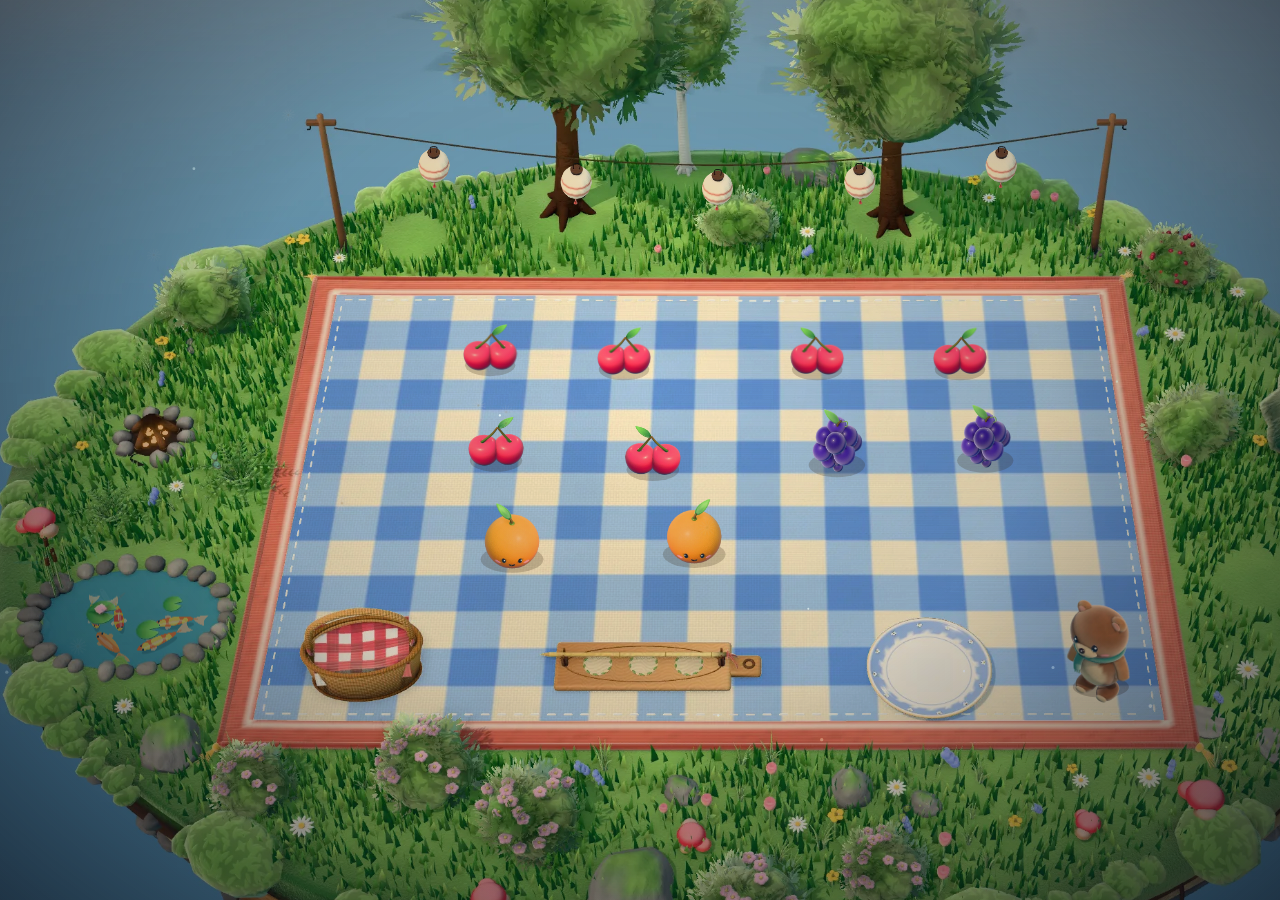
<file: index.html>
<!doctype html>
<html lang="en">
<head>
<meta charset="UTF-8"><meta name="viewport" content="width=device-width, initial-scale=1, viewport-fit=cover"><meta name="theme-color" content="#101a24">
<title>The Lantern Picnic · Little Keepsakes</title>
<meta name="description" content="A tiny floating clearing. Five toy friends. One evening. An original 3D fruit picnic: merge, thread skewers, and light the forest together.">
<meta name="draco-path" content="./draco/">
<link rel="icon" href="data:image/svg+xml,%3Csvg xmlns='http://www.w3.org/2000/svg' viewBox='0 0 64 64'%3E%3Crect width='64' height='64' rx='20' fill='%23172433'/%3E%3Cpath d='M22 18h20v32H22z' fill='%23ffd77d'/%3E%3Cpath d='M26 18v-6q6-8 12 0v6M18 50h28' fill='none' stroke='%23eab665' stroke-width='4'/%3E%3C/svg%3E">
<link rel="stylesheet" href="./lantern.css">

</head>
<body class="booting">
<main id="stage" aria-label="The Lantern Picnic">
 <div id="canvas-wrap"><canvas id="picnic" tabindex="0" aria-label="A floating forest clearing with a picnic cloth. Drag matching fruit together to merge. Drag requested fruit to the plate; thread three matching fruit onto the skewer. N selects, arrows move, Enter places, T serves, K threads, B adds fruit, U undoes, Escape cancels."></canvas></div>
 <div id="letterbox" aria-hidden="true"><i></i><i></i></div>

 <header class="hud hud-top" id="hud-top">
  <section class="invitation topbar" id="invitation" aria-label="Your picnic invitation">
   <div class="card-head">
    <div class="guest-seal" id="guest-seal" aria-hidden="true"></div>
    <div class="card-title">
     <span class="eyebrow" id="chapter-number">INVITATION I · PIP</span>
     <h1 id="story-title">A little light for Pip</h1>
    </div>
    <button class="icon-button card-toggle" id="card-toggle" aria-label="Show the invitation story" aria-expanded="false"><img class="ui-icon" src="./assets/lantern-picnic/ui/chevron.png" alt="" draggable="false"></button>
   </div>
   <p id="story-line" class="story-line"></p>
   <div class="wish-block">
    <div id="orders" class="orders" role="group" aria-label="Plate wish"></div>
    <div id="skewer-order" class="skewer-order" role="group" aria-label="Skewer wish"></div>
   </div>
   <div class="par-meter" id="par-meter" aria-live="polite"></div>
   <div class="keepsake-note"><span aria-hidden="true">✧</span><p>Light this lantern to reveal <strong id="keepsake"></strong></p></div>
   <button id="continue" class="primary-button" hidden>Open the next invitation <span>→</span></button>
  </section>
  <div class="tools">
   <div id="coin-counter" class="coin-counter" role="img"><span id="score-coin"></span><span><strong id="score">0</strong><small>golden joys</small></span></div>
   <button id="shop-button" class="icon-button trunk-button" aria-label="Open Hazel’s Trunk" title="Hazel’s Trunk"><img class="ui-icon" src="./assets/lantern-picnic/ui/shop.png" alt="" draggable="false"></button>
   <button id="undo" class="icon-button" aria-label="Undo last action" title="Undo (U)" disabled><img class="ui-icon" src="./assets/lantern-picnic/ui/undo.png" alt="" draggable="false"></button>
   <button id="sound" class="icon-button" aria-label="Turn sound on" title="Sound"><img class="ui-icon" src="./assets/lantern-picnic/ui/sound-on.png" alt="" draggable="false"></button>
   <button id="menu" class="icon-button" aria-label="Open menu" title="Menu"><img class="ui-icon" src="./assets/lantern-picnic/ui/settings.png" alt="" draggable="false"></button>
  </div>
 </header>

 <div id="world-labels" role="group" aria-label="Picnic spots">
  <button id="basket-label" class="world-label"><strong><span class="long">Happy basket</span><span class="short">Basket</span></strong><small>tap for fresh fruit</small></button>
  <button id="skewer-label" class="world-label"><strong><span class="long">Fruit skewer</span><span class="short">Skewer</span></strong><small id="skewer-caption">thread 3 cherries</small></button>
  <button id="plate-label" class="world-label"><strong id="plate-caption">Pip’s plate</strong><small>drop a little wish here</small></button>
  <div id="merge-preview" role="status" hidden></div>
 </div>
 <div id="bubbles"></div>
 <div id="sr-live" class="visually-hidden" role="status" aria-live="polite"></div>

 <footer class="hud hud-bottom" id="hud-bottom">
  <div class="forecast" id="forecast"><span class="eyebrow">NEXT BASKET</span><strong id="basket-timing"></strong><span id="supply" class="supply" role="img"></span></div>
  <p id="gesture-hint" role="status">Drag two cherries together. A little strawberry will grow.</p>
  <nav id="evolution" class="evolution" aria-label="Fruit merge sequence"></nav>
 </footer>

 <section id="title-screen" class="title-screen" aria-labelledby="game-title">
  <div class="title-inner">
   <span class="eyebrow">LITTLE KEEPSAKES PRESENTS</span>
   <h1 id="game-title"><span class="lantern-glyph" aria-hidden="true"></span>The Lantern Picnic</h1>
   <p class="tagline">Five toy friends. One evening. A floating clearing to fill with light.</p>
   <div class="title-actions">
    <button id="begin" class="primary-button big">Begin the picnic <span>→</span></button>
    <div class="title-row">
     <button id="journey-open" class="menu-tile"><img class="ui-icon" src="./assets/lantern-picnic/ui/journey.png" alt="" draggable="false"><span>Journey</span></button>
     <button id="shop-open" class="menu-tile"><img class="ui-icon" src="./assets/lantern-picnic/ui/shop.png" alt="" draggable="false"><span>Hazel’s Trunk</span></button>
     <button id="settings-open" class="menu-tile"><img class="ui-icon" src="./assets/lantern-picnic/ui/settings.png" alt="" draggable="false"><span>Settings</span></button>
     <button id="help-open" class="menu-tile"><img class="ui-icon" src="./assets/lantern-picnic/ui/help.png" alt="" draggable="false"><span>How to play</span></button>
    </div>
   </div>
   <label class="language-field"><img class="ui-icon" src="./assets/lantern-picnic/ui/language.png" alt="" draggable="false"><span>Language</span> <select id="title-language" data-language aria-label="Language"><option value="en" lang="en">English</option><option value="vi" lang="vi">Tiếng Việt</option></select></label>
   <p class="title-foot" id="title-progress"></p>
  </div>
 </section>

 <section id="chapter-card" class="chapter-card" hidden aria-live="polite">
  <span class="eyebrow" id="card-number">INVITATION I</span>
  <h2 id="card-title">A little light for Pip</h2>
  <p id="card-time">Afternoon · The Firefly Clearing</p>
  <small class="skip-hint">Tap to skip</small>
 </section>

 <section id="dialogue" class="dialogue" hidden aria-label="Conversation">
  <div class="dialogue-portrait" id="dialogue-portrait" aria-hidden="true"></div>
  <div class="dialogue-body">
   <strong id="dialogue-name"></strong>
   <p id="dialogue-text" aria-hidden="true"></p>
  </div>
  <div class="dialogue-controls">
   <button id="dialogue-skip" class="text-button">Skip scene</button>
   <button id="dialogue-next" class="primary-button" aria-label="Next line">Next <span>›</span></button>
  </div>
 </section>

 <section id="letter" class="letter" hidden aria-labelledby="letter-eyebrow">
  <div class="letter-paper">
   <span class="eyebrow" id="letter-eyebrow"></span>
   <div id="letter-text" class="letter-text"></div>
   <p class="letter-sign" id="letter-sign"></p>
   <button id="letter-close" class="primary-button">Continue <span>→</span></button>
  </div>
 </section>

 <section id="celebration" class="celebration" hidden aria-labelledby="celebrate-title">
  <span class="eyebrow" id="celebrate-eyebrow">A LITTLE WISH, GRANTED</span>
  <h2 id="celebrate-title">The first lantern is lit.</h2>
  <div class="stars" id="stars" role="img" aria-label="Stars earned"><i></i><i></i><i></i></div>
  <p id="celebrate-line"></p>
  <dl class="tally"><div><dt>Actions</dt><dd id="tally-actions">0</dd></div><div><dt>Par</dt><dd id="tally-par">0</dd></div><div><dt>Joys</dt><dd id="tally-joys">0</dd></div></dl>
  <p class="keepsake-reveal" id="keepsake-reveal"></p>
  <button id="next-invitation" class="primary-button">Welcome the next friend <span>→</span></button>
  <button id="admire" class="text-button">Stay a little longer</button>
 </section>

 <section id="ending" class="ending" hidden aria-labelledby="ending-title">
  <span class="eyebrow">THE END · FOR NOW</span>
  <h2 id="ending-title">A clearing full of friends.</h2>
  <p id="ending-line"></p>
  <div class="ending-stars" id="ending-stars"></div>
  <div class="ending-actions"><button id="ending-journey" class="primary-button">Revisit an invitation</button><button id="ending-shop" class="glass-button"><img class="ui-icon" src="./assets/lantern-picnic/ui/shop.png" alt="" draggable="false"><span>Visit Hazel’s Trunk</span></button><button id="ending-stay" class="text-button">Stay for the lanterns</button></div>
  <p class="credits">Made with Blender 4.5 and Three.js. Every model, texture, animation and sound is original.</p>
 </section>
</main>

<dialog id="journey-dialog" class="sheet" aria-labelledby="journey-title">
 <header class="sheet-head">
  <span class="sheet-icon" aria-hidden="true"><img class="ui-icon" src="./assets/lantern-picnic/ui/journey.png" alt="" draggable="false"></span>
  <div><span class="eyebrow">ONE EVENING IN THE CLEARING</span><h2 id="journey-title">Your journey</h2></div>
  <button class="icon-button close-dialog" data-close aria-label="Close journey"><img class="ui-icon" src="./assets/lantern-picnic/ui/close.png" alt="" draggable="false"></button>
 </header>
 <p id="journey-summary"></p>
 <ol id="journey-list" class="journey-list"></ol>
</dialog>

<dialog id="settings-dialog" class="sheet" aria-labelledby="settings-title">
 <header class="sheet-head">
  <span class="sheet-icon" aria-hidden="true"><img class="ui-icon" src="./assets/lantern-picnic/ui/settings.png" alt="" draggable="false"></span>
  <div><span class="eyebrow">MAKE IT YOURS</span><h2 id="settings-title">Settings</h2></div>
  <button class="icon-button close-dialog" data-close aria-label="Close settings"><img class="ui-icon" src="./assets/lantern-picnic/ui/close.png" alt="" draggable="false"></button>
 </header>
 <nav class="quick-links" aria-label="More">
  <button id="settings-journey" class="menu-tile small"><img class="ui-icon" src="./assets/lantern-picnic/ui/journey.png" alt="" draggable="false"><span>Journey</span></button>
  <button id="settings-shop" class="menu-tile small"><img class="ui-icon" src="./assets/lantern-picnic/ui/shop.png" alt="" draggable="false"><span>Hazel’s Trunk</span></button>
  <button id="settings-help" class="menu-tile small"><img class="ui-icon" src="./assets/lantern-picnic/ui/help.png" alt="" draggable="false"><span>How to play</span></button>
 </nav>
 <section class="setting-group" aria-labelledby="settings-sound">
  <h3 id="settings-sound">Sound</h3>
  <label class="toggle-row"><img class="ui-icon" src="./assets/lantern-picnic/ui/sound-on.png" alt="" draggable="false"><span>Sound</span><input id="sound-toggle" type="checkbox" role="switch"></label>
  <label class="slider-row"><img class="ui-icon" src="./assets/lantern-picnic/ui/music.png" alt="" draggable="false"><span>Music</span><input type="range" id="vol-music" min="0" max="1" step="0.05"></label>
  <label class="slider-row"><img class="ui-icon" src="./assets/lantern-picnic/ui/effects.png" alt="" draggable="false"><span>Effects</span><input type="range" id="vol-sfx" min="0" max="1" step="0.05"></label>
  <label class="slider-row"><img class="ui-icon" src="./assets/lantern-picnic/ui/forest.png" alt="" draggable="false"><span>Forest sounds</span><input type="range" id="vol-ambience" min="0" max="1" step="0.05"></label>
  <label class="slider-row"><img class="ui-icon" src="./assets/lantern-picnic/ui/voices.png" alt="" draggable="false"><span>Friends’ voices</span><input type="range" id="vol-voice" min="0" max="1" step="0.05"></label>
 </section>
 <section class="setting-group" aria-labelledby="settings-display">
  <h3 id="settings-display">Display</h3>
  <label class="language-field select-row"><img class="ui-icon" src="./assets/lantern-picnic/ui/language.png" alt="" draggable="false"><span>Language</span> <select id="language" data-language aria-label="Language"><option value="en" lang="en">English</option><option value="vi" lang="vi">Tiếng Việt</option></select></label>
  <label class="select-row"><img class="ui-icon" src="./assets/lantern-picnic/ui/settings.png" alt="" draggable="false"><span>Graphics</span>
   <select id="quality"><option value="auto">Automatic · light on phones, 3D on computers</option><option value="2d">Light · smooth on any device</option><option value="low">3D · low</option><option value="medium">3D · medium</option><option value="high">3D · high</option><option value="ultra">3D · ultra</option></select>
  </label>
  <p class="settings-note" id="render-note"></p>
 </section>
 <section class="setting-group" aria-labelledby="settings-play">
  <h3 id="settings-play">Play</h3>
  <label class="toggle-row"><img class="ui-icon" src="./assets/lantern-picnic/ui/motion.png" alt="" draggable="false"><span>Quieter motion<small>No camera drift, shake or big effects</small></span><input id="quiet-motion" type="checkbox" role="switch"></label>
  <label class="toggle-row"><img class="ui-icon" src="./assets/lantern-picnic/ui/hints.png" alt="" draggable="false"><span>Gentle hints<small>A nudge when you pause</small></span><input id="show-hints" type="checkbox" role="switch"></label>
 </section>
 <footer class="sheet-foot">
  <button id="restart" class="danger-button"><img class="ui-icon" src="./assets/lantern-picnic/ui/restart.png" alt="" draggable="false"><span id="restart-label">Start the story again</span></button>
  <a class="text-link" href="./classic.html?mode=free">Original free play &amp; bubbles</a>
 </footer>
</dialog>

<dialog id="shop-dialog" class="sheet shop" aria-labelledby="shop-title">
 <header class="sheet-head">
  <span class="sheet-icon" aria-hidden="true"><img class="ui-icon" src="./assets/lantern-picnic/ui/shop.png" alt="" draggable="false"></span>
  <div><span class="eyebrow">KEEPSAKES FOR THE CLEARING</span><h2 id="shop-title">Hazel’s Trunk</h2></div>
  <button class="icon-button close-dialog" data-close aria-label="Close Hazel’s Trunk"><img class="ui-icon" src="./assets/lantern-picnic/ui/close.png" alt="" draggable="false"></button>
 </header>
 <p class="shop-intro">Spend golden joys on keepsakes for the picnic. The trunk keeps everything, even if you start the story again.</p>
 <div class="shop-bar">
  <div class="shop-purse" id="shop-purse"><span id="shop-coin" aria-hidden="true"></span><strong id="shop-balance">0</strong><small>golden joys to spend</small></div>
  <div class="shop-tabs" role="tablist" aria-label="Keepsakes">
   <button role="tab" id="tab-blanket" data-kind="blanket" aria-selected="true" aria-controls="shop-list">Blankets</button>
   <button role="tab" id="tab-lantern" data-kind="lantern" aria-selected="false" aria-controls="shop-list">Lanterns</button>
  </div>
 </div>
 <ul id="shop-list" class="shop-list" role="tabpanel" aria-labelledby="tab-blanket"></ul>
</dialog>

<dialog id="help-dialog" class="sheet" aria-labelledby="help-title">
 <header class="sheet-head">
  <span class="sheet-icon" aria-hidden="true"><img class="ui-icon" src="./assets/lantern-picnic/ui/help.png" alt="" draggable="false"></span>
  <div><span class="eyebrow">WELCOME TO THE CLEARING</span><h2 id="help-title">Make a little room for joy.</h2></div>
  <button id="close-help" class="icon-button close-dialog" aria-label="Close help"><img class="ui-icon" src="./assets/lantern-picnic/ui/close.png" alt="" draggable="false"></button>
 </header>
 <p>Each friend brings a plate wish and a skewer wish. Grant both to light a lantern and welcome the next friend, a little later in the evening.</p>
 <ol>
  <li><strong>Merge on the cloth.</strong> Drag matching fruit together. Place a third between two, or a fourth inside a triangle. Gold rings show every fruit that will join, and bigger center combos hold a little surprise.</li>
  <li><strong>Plan a chain.</strong> A new fruit that touches its twin merges again. The preview card shows the final result before you let go.</li>
  <li><strong>Serve and thread.</strong> Drop requested fruit on the plate. Thread three of the pictured fruit onto the wooden skewer. Anything else shared on the plate simply makes room.</li>
  <li><strong>The basket keeps giving.</strong> Every three merges, servings or threadings, fresh fruit arrives by itself. Tapping the basket brings fruit right away and counts as an action. Rearranging is always free.</li>
  <li><strong>Listen to your guests.</strong> Some friends are shy or love a riddle. A wish marked “?” is still a secret: guess it, and they’ll be delighted.</li>
  <li><strong>Stars, if you like.</strong> Finish at or under par for three stars and find one of Grandma Hazel’s recipe cards. There are no timers and no way to lose.</li>
 </ol>
 <p class="keyboard-guide"><b>Keyboard:</b> N selects · arrows move · Enter places · T serves · K threads · B basket · U undo · Esc cancels.</p>
 <button id="back-to-play" class="primary-button">Back to the clearing</button>
</dialog>

<div id="loading" class="loading">
 <div class="loading-art" aria-hidden="true"></div>
 <div class="loading-inner">
  <span class="eyebrow">LITTLE KEEPSAKES</span>
  <h2 class="loading-title">The Lantern Picnic</h2>
  <div class="progress" role="progressbar" aria-label="Loading" aria-valuemin="0" aria-valuemax="100"><i id="progress-bar"></i></div>
  <p id="loading-text">Unpacking handmade toys…</p>
 </div>
</div>
<div id="coin-flights" aria-hidden="true"></div><div id="toast" role="status" aria-live="polite"></div>
<script type="module" src="./js/lantern-main-OSZ5ECZI.js"></script>
</body></html>
</file>
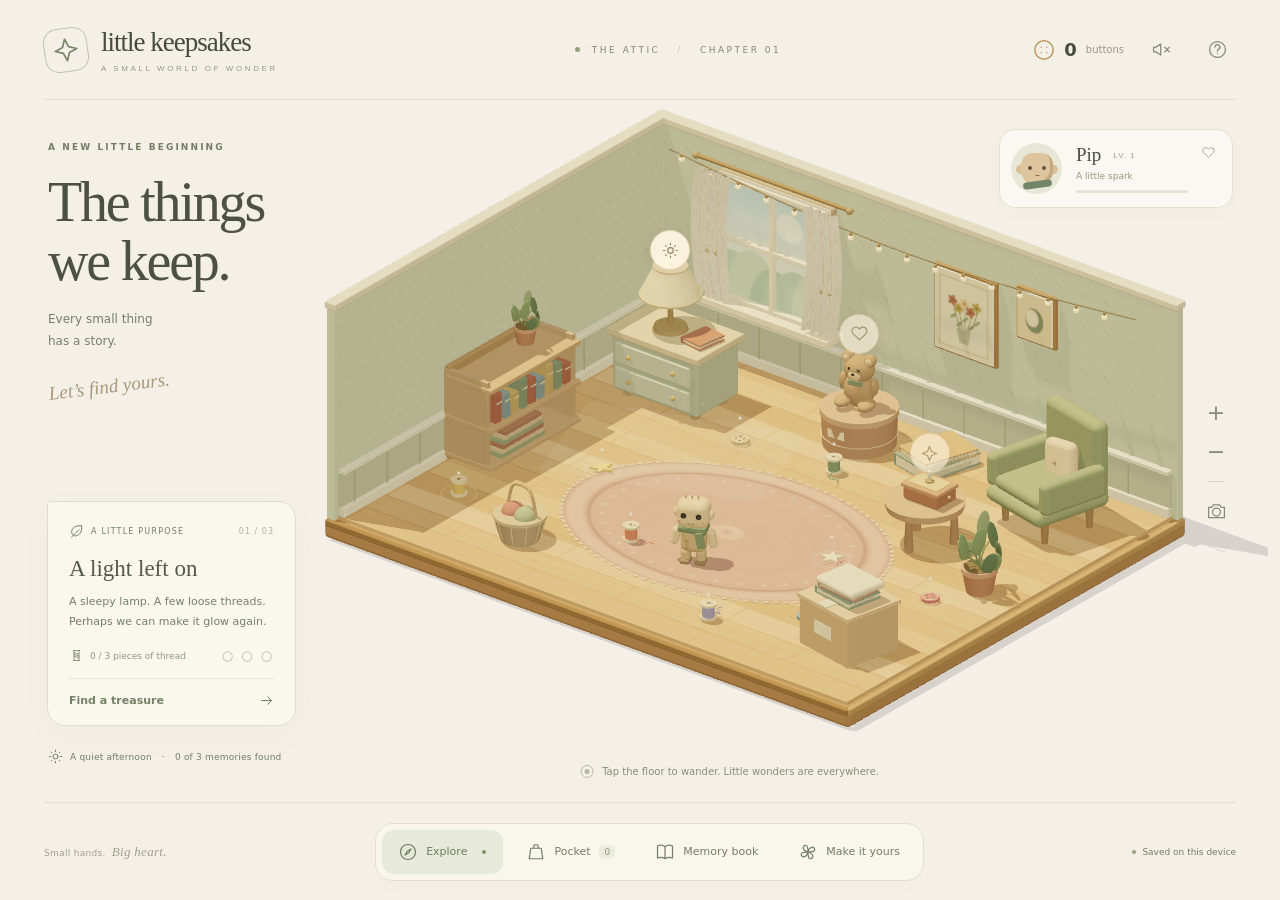
<file: attic.html>
<!doctype html>
<html lang="en">
<head>
  <meta charset="UTF-8" />
  <meta name="viewport" content="width=device-width, initial-scale=1.0, viewport-fit=cover" />
  <meta name="theme-color" content="#f4f0e8" />
  <meta name="description" content="A tiny handmade friend. A room full of memories. A cozy, playable adventure about the things we keep." />
  <title>Little Keepsakes — A small world of wonder</title>
  <link rel="icon" href="data:image/svg+xml,%3Csvg xmlns='http://www.w3.org/2000/svg' viewBox='0 0 48 48'%3E%3Crect rx='15' width='48' height='48' fill='%23788765'/%3E%3Cpath d='m24 8 4 12 12 4-12 4-4 12-4-12-12-4 12-4Z' fill='%23fff5dc'/%3E%3C/svg%3E" />
  <link rel="stylesheet" href="./style.css" />
  
</head>
<body>
  <header class="topbar">
    <a class="brand" href="./" aria-label="Little Keepsakes home"><span class="brand-mark" data-icon="spark"></span><span>little keepsakes<span class="brand-sub">A SMALL WORLD OF WONDER</span></span></a>
    <div class="chapter-label"><span class="small-dot"></span> THE ATTIC <span class="divider">/</span> CHAPTER 01</div>
    <div class="top-actions"><div class="currency" title="Buttons earned through discoveries and kindness"><span data-icon="coin"></span><strong id="coins">0</strong><span class="currency-label">buttons</span></div><button id="sound-button" class="icon-button" aria-label="Turn sound on" data-icon="mute"></button><button id="help-button" class="icon-button" aria-label="How to play" data-icon="help"></button></div>
  </header>
  <main id="game">
    <div class="room-heading"><div class="eyebrow">A NEW LITTLE BEGINNING</div><h1>The things<br>we keep.</h1><p>Every small thing<br>has a story.</p><span class="handwritten">Let’s find yours.</span></div>
    <div id="scene-wrap"><canvas id="scene" tabindex="0" aria-label="The attic. Click or tap the floor to walk. Use arrow keys or WASD to move, E to interact, or the Find a treasure button."></canvas><div id="markers"></div><div id="speech" class="speech" role="status">Oh… hello.<br>Will you explore with me?</div><div id="loading"><span class="loading-star">✧</span><p>Waking up a little world…</p></div></div>
    <aside class="companion"><div class="pip-portrait" aria-hidden="true"><i class="ear left"></i><i class="ear right"></i><i class="head"><b></b><b></b><em></em></i><i class="scarf"></i></div><div class="companion-copy"><div class="companion-title">Pip <span id="level-number">LV. 1</span></div><div id="level-name">A little spark</div><div class="progress-track"><div id="xp-fill"></div></div><span id="xp-label" class="sr-only"></span></div><span data-icon="heart" class="companion-heart"></span></aside>
    <aside class="quest-card"><div class="quest-kicker"><span data-icon="leaf"></span><span>A LITTLE PURPOSE</span><span id="quest-count">01 / 03</span></div><h2 id="quest-title">A light left on</h2><p id="quest-description">A sleepy lamp. A few loose threads. Perhaps we can make it glow again.</p><div class="quest-resource"><span data-icon="thread"></span><span id="thread-count">0 / 3 pieces of thread</span><span id="quest-checks" class="quest-checks">○ ○ ○</span></div><button id="guide-button" class="text-button">Find a treasure <span data-icon="arrow"></span></button></aside>
    <div class="scene-tools"><button class="icon-button" id="zoom-in" aria-label="Zoom in">+</button><button class="icon-button" id="zoom-out" aria-label="Zoom out">−</button><span></span><button class="icon-button" id="photo-button" aria-label="Save a photo of the room" data-icon="camera"></button></div>
    <div class="room-caption"><span data-icon="sun"></span> A quiet afternoon <span class="caption-dot">·</span> <span id="restored-count">0 of 3 memories found</span></div>
    <div class="interaction-hint" id="movement-hint"><span class="tap-ring"></span> Tap the floor to wander. Little wonders are everywhere.</div>
    <section id="interaction" class="interaction-card" hidden aria-label="Selected keepsake"><button id="close-interaction" class="close-small" aria-label="Close keepsake" data-icon="close"></button><span class="eyebrow">A FORGOTTEN KEEPSAKE</span><h3 id="interaction-title"></h3><p id="interaction-description"></p><button id="restore-button" class="primary-button"></button></section>
  </main>
  <footer class="bottom-bar"><span class="footer-note">Small hands. <i>Big heart.</i></span><nav aria-label="Play and collections"><button class="nav-button active" id="explore-button"><span data-icon="compass"></span><span>Explore</span><span class="nav-dot"></span></button><button class="nav-button" id="pocket-button"><span data-icon="bag"></span><span>Pocket</span><span class="count-badge" id="pocket-count">0</span></button><button class="nav-button" id="memories-button"><span data-icon="book"></span><span>Memory book</span></button><button class="nav-button" id="decorate-button"><span data-icon="flower"></span><span>Make it yours</span></button></nav><span class="save-status" id="save-status"><span class="small-dot"></span> Saved on this device</span></footer>
  <div id="toast" class="toast" role="status" aria-live="polite"></div>
  <dialog id="modal" aria-labelledby="modal-title"><button id="close-modal" class="modal-close icon-button" aria-label="Close dialog" data-icon="close"></button><div id="modal-content"></div></dialog>
  <div class="sr-only" id="announcer" aria-live="polite"></div>
  <script type="module" src="./js/main-X3ONGJ4B.js"></script>
</body>
</html>
</file>
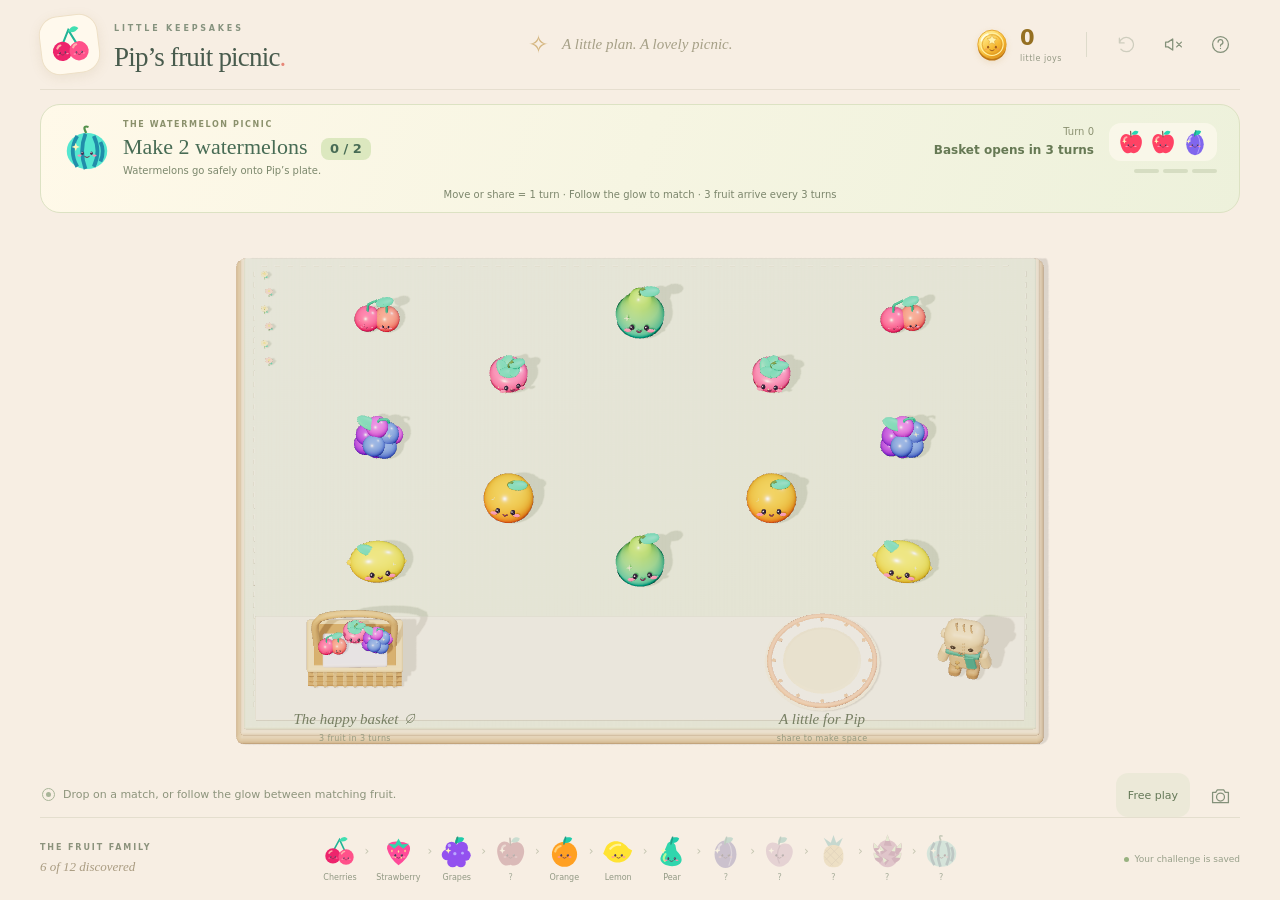
<file: classic.html>
<!doctype html>
<html lang="en">
<head>
 <meta charset="UTF-8"><meta name="viewport" content="width=device-width, initial-scale=1.0, viewport-fit=cover"><meta name="theme-color" content="#f7eee3">
 <meta name="description" content="Pick up a little fruit. Make something wonderful. A colorful, hands-on toy picnic with Pip.">
 <title>Pip’s Fruit Picnic · Little Keepsakes</title>
 <link rel="icon" href="data:image/svg+xml,%3Csvg xmlns='http://www.w3.org/2000/svg' viewBox='0 0 64 64'%3E%3Crect width='64' height='64' rx='20' fill='%23fff1df'/%3E%3Cpath d='m20 36 12-25 12 25' fill='none' stroke='%2366a053' stroke-width='4'/%3E%3Ccircle cx='20' cy='42' r='13' fill='%23ed3157'/%3E%3Ccircle cx='44' cy='42' r='13' fill='%23f4536c'/%3E%3C/svg%3E">
 <link rel="stylesheet" href="./picnic.css">
 
</head>
<body>
 <header class="picnic-header">
  <div class="brand"><span id="brand-fruit"></span><div><span class="brand-eyebrow">LITTLE KEEPSAKES</span><h1>Pip’s fruit picnic<span class="title-dot">.</span></h1></div></div>
  <div class="invitation"><span class="tiny-star">✧</span> Little things. Lovely possibilities.</div>
  <div class="header-actions"><div class="joy-counter" aria-label="Little joys earned"><span id="score-coin"></span><div><strong id="score">0</strong><span>little joys</span></div></div><span class="header-divider"></span><button id="undo" class="icon-button" data-icon="reset" aria-label="Undo last move" disabled title="Undo last move (U)"></button><button id="sound" class="icon-button" data-icon="mute" aria-label="Turn sound on" title="Sound"></button><button id="help" class="icon-button" data-icon="help" aria-label="How to play" title="How to play"></button></div>
 </header>
 <section id="round-panel" class="round-panel" aria-label="Picnic challenge" hidden>
  <div class="round-goal"><span id="goal-fruit"></span><div><span class="round-eyebrow">THE WATERMELON PICNIC</span><strong>Make 2 watermelons <span id="goal-count">0 / 2</span></strong><span id="goal-caption">Watermelons are saved on Pip’s plate.</span></div></div>
  <div class="round-basket"><div class="round-timing"><span id="turn-count">Turn 0</span><strong id="basket-countdown">Basket opens in 3 turns</strong></div><div id="next-delivery" aria-label="Next basket delivery"></div><div id="turn-dots" aria-hidden="true"></div></div>
  <p class="round-rule">Move or share = 1 turn · Follow the glow to match · 3 fruit arrive every 3 turns</p>
 </section>
 <main id="play-space">
  <div class="surface-heading"><span class="surface-tag"><span class="live-dot"></span> YOUR LITTLE PLAY SPACE</span><p>Pick it up. Pair it up. <em>See what grows.</em></p></div>
  <div id="canvas-wrap"><canvas id="picnic" tabindex="0" aria-label="Picnic play surface. Combine matching fruit or glowing bubbles. The bubble jar creates new tiny bubbles. Drag any toy onto the plate for Pip. N picks the next toy, arrows move it, Enter places it, B adds fruit, J makes a bubble, U undoes, Escape cancels."></canvas>
   <div id="world-labels"><button id="basket-label" class="world-label basket-label" aria-label="Pick a new fruit from the basket"><span class="label-title"><span class="label-desktop">The happy basket</span><span class="label-phone">Fruit basket</span> <span data-icon="leaf"></span></span><span class="label-sub">pick a fruit · always more</span></button><div id="plate-label" class="world-label plate-label"><span class="label-title">A little for Pip</span><span class="label-sub">drop any fruit here</span></div><div id="pip-note" class="pip-note" role="status">A picnic? For us?<br><em>Oh, this will be lovely.</em></div><div id="merge-preview" class="merge-preview" hidden></div><div id="effects"></div></div>
   <button id="bubble-label" class="world-label bubble-label" aria-label="Make a tiny light bubble"><span class="label-title"><span class="label-desktop">Bubble wishes</span><span class="label-phone">Bubble jar</span> <span aria-hidden="true">✧</span></span><span class="label-sub">tap or drag · start small</span></button>
   <div id="loading"><div id="loading-fruit"></div><p>Setting out a little happiness…</p></div>
  </div>
  <div id="round-result" class="round-result" role="region" aria-labelledby="result-title" hidden><div class="result-fruit" id="result-fruit"></div><span class="round-eyebrow">A PICNIC WORTH SHARING</span><h2 id="result-title">Picnic complete!</h2><p>Two watermelons, one very happy Pip.</p><div id="result-stats"></div><button id="play-again" class="primary-button">Play again</button><button id="view-picnic" class="subtle-button">Admire your picnic</button></div>
  <div class="surface-bottom"><div class="pip-progress"><span data-icon="heart"></span><span id="pip-status">A little picnic for two</span></div><div id="gesture-hint" role="status"><span class="gesture-dot"></span> Drag one fruit onto another of the same kind.</div><a id="mode-link" class="mode-link" href="./classic.html?mode=free">Free play</a><button id="result-toggle" class="mode-link" hidden>Results</button><button id="photo" class="icon-button" data-icon="camera" aria-label="Save a picnic photo" title="Save a picnic photo"></button></div>
 </main>
 <footer class="fruit-family"><div class="family-caption"><span class="family-eyebrow">THE FRUIT FAMILY</span><span id="discovery-count">6 of 12 discovered</span></div><div id="evolution" aria-label="Fruit combination sequence"></div><div class="save-label"><span class="live-dot"></span><span id="save-status">Your picnic is saved</span></div></footer>
 <div id="coin-flights" aria-hidden="true"></div>
 <div id="toast" role="status" aria-live="polite"></div>
 <div id="announcer" class="sr-only" aria-live="polite"></div>
 <dialog id="help-dialog" aria-labelledby="help-title"><button id="close-help" class="icon-button modal-close" data-icon="close" aria-label="Close help"></button><div id="help-content"></div></dialog>
 <script type="module" src="./js/picnic-main-J4TXO6Z4.js"></script>
</body>
</html>
</file>
<file: lantern.css>
:root{--display: "Iowan Old Style", "Palatino Linotype", Palatino, "Book Antiqua", Georgia, serif;--ui: ui-rounded, "SF Pro Rounded", "Nunito", "Segoe UI", system-ui, -apple-system, sans-serif;--ink: #2a2520;--ink-soft: #6f6255;--gold: #d99a33;--gold-hi: #ffd57a;--rose: #e2707f;--leaf: #5c9a58;--glass: rgba(255, 250, 241, .8);--glass-edge: rgba(255, 255, 255, .7);--glass-dark: rgba(22, 26, 38, .62);--shadow: 0 18px 48px rgba(24, 16, 10, .22), 0 2px 8px rgba(24, 16, 10, .12);--accent: #e8a23d;--pad: 16px;--tap: 44px;--paper: #fffaf1;--paper-2: #f5eadb;--line: #ead8bb;--wood: #9b6a2c;--top: env(safe-area-inset-top, 0px);--bottom: env(safe-area-inset-bottom, 0px);color-scheme:light}body[data-time=golden]{--accent: #e59a38}body[data-time=sunset]{--accent: #e2785a;--glass: rgba(255, 246, 240, .8)}body[data-time=dusk]{--accent: #b48be0;--glass: rgba(250, 247, 255, .8)}body[data-time=night]{--accent: #8fa8ff;--glass: rgba(246, 247, 255, .82)}*{box-sizing:border-box}html,body{margin:0;height:100%;overflow:hidden;background:#101a24;font-family:var(--ui);color:var(--ink);-webkit-font-smoothing:antialiased}button{font:inherit;color:inherit;cursor:pointer}button:disabled{cursor:default;opacity:.45}[hidden]{display:none!important}.eyebrow{font:700 11.5px/1.2 var(--ui);letter-spacing:.16em;color:#9b6a2c;text-transform:uppercase}@media(pointer:coarse){:root{--tap: 48px}}#stage{position:fixed;inset:0;overflow:hidden;overflow:clip}#canvas-wrap{position:absolute;inset:0}#picnic{display:block;width:100%;height:100%;touch-action:none;outline:none}#picnic.grabbing{cursor:grabbing!important}#picnic:focus-visible{box-shadow:inset 0 0 0 3px #ffd678cc}.glass,.invitation,.coin-counter,.icon-button,.world-label,#merge-preview,.forecast,.evolution,.bubble,dialog,.celebration,#toast,.glass-button{background:var(--glass);border:1px solid var(--glass-edge);backdrop-filter:blur(16px) saturate(1.35);-webkit-backdrop-filter:blur(16px) saturate(1.35);box-shadow:var(--shadow)}.icon-button{width:var(--tap);height:var(--tap);border-radius:50%;display:grid;place-items:center;font-size:18px;line-height:1;padding:0;transition:transform .18s,background .2s}.ui-icon{display:block;width:26px;height:26px;object-fit:contain;pointer-events:none;filter:drop-shadow(0 2px 2px rgba(60,35,10,.22))}.icon-button .ui-icon{width:30px;height:30px}.icon-button:disabled .ui-icon{filter:grayscale(.8) opacity(.6)}.icon-button:not(:disabled):hover{transform:translateY(-1px) scale(1.04);background:#fffdf8}.icon-button:not(:disabled):active{transform:scale(.94)}.icon-button.muted .ui-icon{filter:grayscale(.4) opacity(.75)}.primary-button{border:0;border-radius:999px;padding:13px 22px;min-height:var(--tap);font-weight:700;font-size:15px;letter-spacing:.01em;color:#3b2408;background:linear-gradient(180deg,#ffe39a,#f2b347 55%,#e39a2f);box-shadow:0 10px 24px #a05a1459,inset 0 1px #ffffffb3;display:inline-flex;gap:8px;align-items:center;justify-content:center;transition:transform .18s,box-shadow .2s,filter .2s}.primary-button:hover{transform:translateY(-1px);filter:brightness(1.04);box-shadow:0 14px 30px #a05a1466,inset 0 1px #ffffffb3}.primary-button:active{transform:scale(.97)}.primary-button span{transition:transform .2s}.primary-button:hover span{transform:translate(3px)}.primary-button.big{font-size:17px;padding:16px 30px}.glass-button{border-radius:999px;padding:10px 16px;min-height:var(--tap);font-weight:650;font-size:14px;color:var(--ink);display:inline-flex;gap:8px;align-items:center;justify-content:center}.glass-button:hover{background:#fffdf8}.text-button{background:none;border:0;color:var(--ink-soft);text-decoration:underline;text-underline-offset:3px;padding:8px 12px;min-height:var(--tap);font-size:14px}.hud{position:absolute;left:0;right:0;pointer-events:none;z-index:10;transition:opacity .5s,transform .6s cubic-bezier(.2,.8,.2,1)}.hud>*{pointer-events:auto}.hud-top{top:calc(var(--top) + var(--pad));padding:0 var(--pad);display:flex;justify-content:space-between;align-items:flex-start;gap:12px}body:not([data-screen=play]) .hud-top{opacity:0;transform:translateY(-24px);pointer-events:none}body:not([data-screen=play]) .hud-top>*{pointer-events:none}body:not([data-screen=play]) .hud-bottom,body:not([data-screen=play]) #world-labels{opacity:0;transform:translateY(24px);pointer-events:none}body:not([data-screen=play]) .hud-bottom>*{pointer-events:none}.invitation{width:336px;border-radius:24px;padding:14px 16px;position:relative}.card-head{display:flex;gap:12px;align-items:center}.guest-seal{width:56px;height:56px;border-radius:50%;flex:none;display:grid;place-items:center;overflow:hidden;background:radial-gradient(circle at 35% 30%,#fffaf0,#f4e3c4);box-shadow:0 0 0 3px #fff,0 0 0 5px var(--accent),0 6px 14px #00000026}.guest-seal img{width:52px;height:52px;object-fit:contain}.card-title{min-width:0;flex:1}.card-title h1{font:600 22px/1.08 var(--display);margin:3px 0 0;letter-spacing:-.01em}.card-toggle{width:32px;height:32px;font-size:16px;box-shadow:none;display:none}.story-line{font:italic 15px/1.35 var(--display);color:var(--ink-soft);margin:10px 2px 4px}.wish-block{display:grid;gap:8px;margin-top:10px}.orders{display:grid;gap:6px}.order{display:flex;align-items:center;gap:10px;padding:6px 10px 6px 6px;border-radius:14px;background:#fff9;transition:background .3s}.order img{filter:drop-shadow(0 2px 2px rgba(0,0,0,.15))}.order .copy{flex:1;min-width:0}.order strong{display:block;font-size:14.5px}.order small{color:var(--ink-soft);font-size:11.5px}.order-count{font:700 13px var(--ui);padding:4px 9px;border-radius:999px;background:#fff;box-shadow:inset 0 0 0 1.5px #ecd9b9}.order.done{background:linear-gradient(90deg,#a0d68c73,#fff9)}.order.done .order-count{background:var(--leaf);color:#fff;box-shadow:none}.secret-icon{width:36px;height:36px;flex:none;display:grid;place-items:center;border-radius:50%;font:700 18px var(--display);color:#fff;background:radial-gradient(circle at 35% 30%,#c9b3ff,#7c63c9);box-shadow:0 2px 6px #50328c4d}.order.secret{background:repeating-linear-gradient(135deg,#ffffff8c 0 8px,#f0e8ff8c 8px 16px)}.order.secret strong{font-style:italic;color:var(--ink-soft)}.order.riddle{background:linear-gradient(90deg,#d6c8ff80,#fff9)}.order.riddle strong{font:italic 14px/1.25 var(--display);white-space:normal}.order.revealed{animation:wish-reveal 1.2s cubic-bezier(.2,1.4,.4,1)}@keyframes wish-reveal{0%{transform:scale(.9);background:#ffe08ce6}60%{transform:scale(1.03)}}#merge-preview[data-kind=secret]{background:#f5eefff2}.skewer-order{padding:8px 10px;border-radius:14px;background:#fff9}.skewer-header{display:flex;justify-content:space-between;font-size:13.5px}.skewer-header small{font-weight:700;color:var(--ink-soft)}.skewer-slots{position:relative;display:flex;gap:14px;padding:6px 4px 0 8px}.skewer-slots .stick{position:absolute;left:0;right:10px;top:22px;height:4px;border-radius:4px;background:linear-gradient(90deg,#b78a4f,#e0c08b);z-index:0}.skewer-slot{position:relative;z-index:1;width:34px;height:34px;border-radius:50%;display:grid;place-items:center;background:#ffffffb3;box-shadow:inset 0 0 0 1.5px #d2b482b3}.skewer-slot img{opacity:.28;filter:grayscale(1);transition:all .3s}.skewer-slot.filled img{opacity:1;filter:none;transform:scale(1.1)}.par-meter{display:flex;align-items:center;gap:8px;margin-top:10px;font-size:12.5px;color:var(--ink-soft)}.par-meter strong{color:var(--ink)}.par-meter small{margin-left:auto;color:#b07a2a;font-weight:700}.par-stars{display:inline-flex;gap:2px}.par-stars i,.stars i{display:inline-block;width:14px;height:14px;background:#d9cdb8;clip-path:polygon(50% 0,61% 35%,98% 35%,68% 57%,79% 91%,50% 70%,21% 91%,32% 57%,2% 35%,39% 35%)}.par-stars i.on{background:linear-gradient(180deg,#ffe08a,#e9a531)}.keepsake-note{display:flex;gap:8px;align-items:center;margin-top:8px;font-size:12px;color:var(--ink-soft)}.keepsake-note span{color:var(--accent);font-size:16px}.keepsake-note p{margin:0}.invitation #continue{width:100%;margin-top:10px}.tools{display:flex;gap:10px;align-items:center}.coin-counter{display:flex;gap:8px;align-items:center;border-radius:999px;padding:5px 16px 5px 6px;min-width:120px}.coin-counter strong{display:block;font:700 19px/1 var(--ui);color:#6a4312}.coin-counter small{font-size:10.5px;color:var(--ink-soft);letter-spacing:.06em;text-transform:uppercase}.gold-coin{width:34px;height:34px;filter:drop-shadow(0 2px 2px rgba(120,70,10,.3))}#world-labels{position:absolute;inset:0;pointer-events:none;z-index:8;transition:opacity .4s}.world-label{position:absolute;left:0;top:0;pointer-events:auto;border-radius:14px;padding:5px 11px 6px;text-align:center;line-height:1.15;will-change:transform;transition:background .2s,opacity .3s}.world-label strong{display:block;font-size:12px}.world-label .short{display:none}.world-label small{font-size:11px;color:var(--ink-soft)}.icon-button,.world-label,.primary-button,.glass-button,.text-button{touch-action:manipulation}.world-label:hover{background:#fffdf6}#merge-preview{position:absolute;left:0;top:0;display:flex;gap:8px;align-items:center;padding:7px 14px 7px 8px;border-radius:16px;pointer-events:none;will-change:transform;font-size:12px}#merge-preview strong{display:block;font-size:13px;color:#7a4a10}#merge-preview small{color:var(--ink-soft)}#merge-preview[data-kind=wrong-skewer] strong{color:#b24b3c}#merge-preview:after{content:"";position:absolute;left:50%;bottom:-7px;width:14px;height:14px;margin-left:-7px;background:inherit;border-right:1px solid var(--glass-edge);border-bottom:1px solid var(--glass-edge);transform:rotate(45deg)}.hud-bottom{bottom:calc(var(--bottom) + 12px);display:flex;flex-direction:column;align-items:center;gap:8px;padding:0 var(--pad)}.forecast{display:flex;gap:8px;align-items:center;border-radius:999px;padding:5px 12px;font-size:12.5px}.forecast .supply{display:inline-flex;gap:2px}#gesture-hint{margin:0;max-width:640px;text-align:center;font:italic 15px/1.3 var(--display);color:#fffdf6;text-shadow:0 1px 2px rgba(0,0,0,.6),0 0 18px rgba(0,0,0,.35);min-height:20px}.evolution{display:flex;align-items:center;gap:2px;border-radius:22px;padding:6px 12px;max-width:calc(100vw - 24px);overflow-x:auto;scrollbar-width:none}.evolution::-webkit-scrollbar{display:none}.fruit-step{display:flex;flex-direction:column;align-items:center;min-width:46px;border-radius:12px;padding:2px 0;position:relative}.fruit-step small{font-size:10.5px;color:var(--ink-soft);white-space:nowrap}.fruit-step.unknown img{filter:brightness(0) opacity(.18)}.fruit-step.unknown small{opacity:.4}.fruit-step.needed{background:radial-gradient(circle,rgba(255,214,110,.55),transparent 70%)}.fruit-step.needed:after{content:"\2726";position:absolute;top:-3px;right:4px;font-size:10px;color:var(--gold)}.fruit-step.skewer:before{content:"";position:absolute;bottom:14px;left:8px;right:8px;height:2px;background:#c79a5c;border-radius:2px;opacity:.8}.evolution>i{color:#b8a78e;font-style:normal;font-size:13px}#bubbles{position:absolute;inset:0;pointer-events:none;z-index:9}.bubble{position:absolute;left:0;top:0;max-width:260px;border-radius:18px;padding:9px 14px 11px;font:15px/1.3 var(--display);animation:bubble-in .35s cubic-bezier(.2,1.4,.4,1);will-change:transform;background:#fffdf8f0}.bubble strong{display:block;font:700 10px var(--ui);letter-spacing:.14em;text-transform:uppercase;color:var(--accent);margin-bottom:2px}.bubble[data-friend=pip] strong{color:#2f8f80}.bubble[data-friend=momo] strong{color:#9a6fbc}.bubble[data-friend=nori] strong{color:#d0822b}.bubble[data-friend=juniper] strong{color:#3f6aa6}.bubble[data-friend=bramble] strong{color:#c9493f}.bubble:after{content:"";position:absolute;left:50%;bottom:-8px;width:16px;height:16px;margin-left:-8px;background:inherit;transform:rotate(45deg);border-right:1px solid var(--glass-edge);border-bottom:1px solid var(--glass-edge)}.bubble.leaving{animation:bubble-out .3s forwards}@keyframes bubble-in{0%{opacity:0;scale:.6}to{opacity:1;scale:1}}@keyframes bubble-out{to{opacity:0;scale:.8}}.title-screen{position:absolute;inset:0;z-index:20;display:grid;place-items:center;text-align:center;padding:24px;background:radial-gradient(ellipse at 50% 42%,#0a101e00,#0a101e26 45%,#080c18b8);animation:fade-in 1.2s ease}.title-inner{max-width:640px;color:#fff}.title-screen .eyebrow{color:#ffe3a6;text-shadow:0 1px 3px rgba(0,0,0,.5)}.title-screen h1{font:600 clamp(44px,8vw,88px)/.95 var(--display);margin:14px 0 10px;letter-spacing:-.02em;text-shadow:0 4px 24px rgba(0,0,0,.45),0 1px 2px rgba(0,0,0,.5)}.lantern-glyph{display:block;margin:0 auto 14px;width:38px;height:54px;border-radius:45% 45% 40% 40%;background:radial-gradient(circle at 50% 55%,#fff6d6,#ffc766 45%,#e27f2e);box-shadow:0 0 40px 12px #ffbe5a8c,0 0 90px 30px #ffaa4640;position:relative;animation:glow 3.2s ease-in-out infinite}.lantern-glyph:before{content:"";position:absolute;left:50%;top:-12px;width:2px;height:12px;background:#5a4630}.tagline{font:italic clamp(16px,2.4vw,21px)/1.4 var(--display);margin:0 auto 30px;max-width:460px;text-shadow:0 2px 10px rgba(0,0,0,.6)}.title-actions{display:grid;gap:14px;justify-items:center}.title-row{display:flex;gap:10px;flex-wrap:wrap;justify-content:center}.title-foot{margin-top:22px;font-size:13px;opacity:.85;text-shadow:0 1px 4px rgba(0,0,0,.6);min-height:18px}@keyframes glow{50%{box-shadow:0 0 52px 16px #ffbe5ab3,0 0 110px 40px #ffaa464d;transform:translateY(-3px) rotate(1deg)}}@keyframes fade-in{0%{opacity:0}}#letterbox i{position:absolute;left:0;right:0;height:9vh;background:#07090f;z-index:18;transition:transform .8s cubic-bezier(.6,0,.2,1);pointer-events:none}#letterbox i:first-child{top:0;transform:translateY(-100%)}#letterbox i:last-child{bottom:0;transform:translateY(100%)}body[data-screen=cinematic] #letterbox i,body[data-screen=ending] #letterbox i{transform:none}.chapter-card{position:absolute;left:50%;top:16vh;transform:translate(-50%);z-index:19;text-align:center;color:#fff;cursor:pointer;width:min(92vw,720px);animation:card-in 1.4s cubic-bezier(.2,.8,.2,1)}.chapter-card .eyebrow{color:#ffe3a6}.chapter-card h2{font:600 clamp(32px,5.6vw,60px)/1 var(--display);margin:10px 0 8px;text-shadow:0 4px 22px rgba(0,0,0,.55)}.chapter-card p{font:italic 18px var(--display);margin:0;text-shadow:0 2px 8px rgba(0,0,0,.6)}.skip-hint{display:block;margin-top:18px;opacity:.6;font-size:12px;letter-spacing:.1em;text-transform:uppercase}@keyframes card-in{0%{opacity:0;transform:translate(-50%,18px);letter-spacing:.04em}}.dialogue{position:absolute;left:50%;bottom:calc(9vh + 18px + var(--bottom));transform:translate(-50%);z-index:23;width:min(94vw,760px);display:grid;grid-template-columns:auto 1fr;grid-template-areas:"portrait body" "portrait controls";column-gap:16px;row-gap:6px;align-items:start;padding:16px 20px 12px 16px;border-radius:26px;background:#fffcf5f2;border:1px solid var(--glass-edge);box-shadow:0 22px 60px #0a081459,0 2px 8px #0a081426;cursor:pointer;animation:dialogue-in .45s cubic-bezier(.2,1.2,.4,1)}.dialogue-portrait{grid-area:portrait;width:76px;height:76px;border-radius:50%;overflow:hidden;background:radial-gradient(circle at 50% 35%,#fff,#f3e6d2);box-shadow:inset 0 0 0 3px var(--speaker, var(--accent)),0 6px 16px #28140a2e;display:grid;place-items:center}.dialogue-portrait img{width:88%;height:88%;object-fit:contain}.dialogue-portrait:empty{display:none}.dialogue-body{grid-area:body;min-height:58px}.dialogue-body strong{display:block;font:700 12px var(--ui);letter-spacing:.16em;text-transform:uppercase;color:var(--speaker, var(--accent));margin:2px 0 4px}.dialogue-body p{margin:0;font:19px/1.38 var(--display);color:var(--ink)}.dialogue.narrator{grid-template-columns:1fr;grid-template-areas:"body" "controls"}.dialogue.narrator .dialogue-body p{font-style:italic;color:var(--ink-soft)}.dialogue-controls{grid-area:controls;display:flex;justify-content:flex-end;align-items:center;gap:6px}.dialogue-controls .primary-button{padding:9px 20px;font-size:15px}.dialogue[data-speaker=pip]{--speaker: #2f8f80}.dialogue[data-speaker=momo]{--speaker: #9a6fbc}.dialogue[data-speaker=nori]{--speaker: #d0822b}.dialogue[data-speaker=juniper]{--speaker: #3f6aa6}.dialogue[data-speaker=bramble]{--speaker: #c9493f}.dialogue.typing .dialogue-controls .primary-button{opacity:.55}@keyframes dialogue-in{0%{opacity:0;transform:translate(-50%,24px)}}body.talking .hud-bottom,body.talking #world-labels,body.talking #bubbles{opacity:0;pointer-events:none}body.talking[data-screen=play] .hud-top{opacity:.35}.letter{position:absolute;inset:0;z-index:30;display:grid;place-items:center;padding:20px;background:radial-gradient(ellipse at 50% 50%,#140e0859,#080604b8);animation:fade-in .8s ease}.letter-paper{width:min(92vw,540px);max-height:88vh;max-height:calc(100dvh - 40px - var(--top) - var(--bottom));overflow:auto;overscroll-behavior:contain;padding:30px 34px 24px;border-radius:6px 6px 18px 18px;color:#3b2d20;text-align:left;background:linear-gradient(180deg,#ffffff80,#fff0 30%),repeating-linear-gradient(180deg,transparent 0 31px,rgba(120,90,60,.12) 31px 32px),#f8eedb;box-shadow:0 30px 80px #00000080,inset 0 0 60px #a06e322e;transform:rotate(-.6deg);animation:letter-in 1s cubic-bezier(.2,.9,.3,1)}.letter-paper .eyebrow{display:block;margin-bottom:14px;color:#a0692a}.letter-text p{font:italic 19px/32px var(--display);margin:0 0 8px}.letter-text p:first-child{font-style:normal;font-weight:600}.letter-text p.ps{font-size:16px;color:#6d5a47}.letter-sign{font:italic 600 20px var(--display);text-align:right;margin:10px 0 18px;color:#7a4b22}.letter-paper .primary-button{display:block;margin:0 auto;position:sticky;bottom:0;box-shadow:0 10px 24px #a05a1459,0 -18px 22px 10px #f8eedbf2,inset 0 1px #ffffffb3}@keyframes letter-in{0%{opacity:0;transform:translateY(40px) rotate(2deg) scale(.96)}}.journey-memory{display:block;margin-top:6px;font:italic 14px/1.4 var(--display);color:var(--ink-soft)}.journey-recipe{display:block;margin-top:6px;padding:6px 10px;border-radius:10px;background:#f5b94024;font:12.5px/1.35 var(--ui);color:#7a5520}.journey-recipe.locked{background:#0000000a;color:#9a8d7f}.celebration{position:absolute;left:50%;top:50%;transform:translate(-50%,-50%);z-index:22;width:min(92vw,440px);border-radius:30px;padding:26px 28px 20px;text-align:center;animation:pop-in .6s cubic-bezier(.2,1.3,.4,1)}.celebration h2{font:600 30px/1.08 var(--display);margin:8px 0 12px}.celebration p{font:italic 16px/1.4 var(--display);color:var(--ink-soft);margin:10px 0}.stars{display:flex;justify-content:center;gap:10px;margin:6px 0 4px}.stars i{width:54px;height:54px;transform:scale(0);transition:transform .45s cubic-bezier(.2,1.8,.4,1),background .3s}.stars i.on{background:linear-gradient(180deg,#fff0b0,#f5b940 55%,#de8d20);transform:scale(1);filter:drop-shadow(0 4px 6px rgba(170,100,10,.45))}.stars i.off{transform:scale(.82)}.stars i:nth-child(2){width:64px;height:64px;margin-top:-8px}.tally{display:flex;justify-content:center;gap:22px;margin:10px 0 6px}.tally div{display:grid}.tally dt{font-size:11px;letter-spacing:.12em;text-transform:uppercase;color:var(--ink-soft)}.tally dd{margin:0;font:700 20px var(--ui)}.keepsake-reveal{font-style:normal!important;font-family:var(--ui)!important;font-size:13.5px!important}.celebration .primary-button{margin-top:8px}@keyframes pop-in{0%{opacity:0;transform:translate(-50%,-44%) scale(.9)}}.ending{position:absolute;inset:0;z-index:21;display:grid;place-content:center;justify-items:center;text-align:center;color:#fff;padding:24px;animation:fade-in 1.6s ease;background:radial-gradient(ellipse at 50% 55%,transparent 20%,rgba(6,10,22,.55) 90%)}.ending .eyebrow{color:#ffe3a6}.ending h2{font:600 clamp(34px,6vw,64px)/1 var(--display);margin:12px 0;text-shadow:0 4px 24px rgba(0,0,0,.6)}.ending p{font:italic 18px/1.45 var(--display);max-width:560px;text-shadow:0 2px 10px rgba(0,0,0,.7)}.ending-stars{display:flex;gap:12px;margin:10px 0 22px;flex-wrap:wrap;justify-content:center}.ending-stars span{display:grid;justify-items:center;gap:2px;padding:8px 10px;border-radius:16px;background:#ffffff1f;backdrop-filter:blur(8px)}.ending-stars b{color:#ffd57a;letter-spacing:1px;font-size:13px}.ending-actions{display:flex;gap:12px;flex-wrap:wrap;justify-content:center}.ending .text-button{color:#fff}.credits{font:12px var(--ui)!important;opacity:.7;margin-top:26px}dialog{border-radius:26px;padding:26px 28px 22px;width:min(92vw,540px);max-height:86vh;max-height:calc(100dvh - 32px - var(--top) - var(--bottom));overflow:auto;overscroll-behavior:contain;color:var(--ink);background:#fffbf4f2}dialog::backdrop{background:#0a0e1866;backdrop-filter:blur(4px)}dialog[open]{animation:pop-dialog .35s cubic-bezier(.2,1.2,.4,1)}@keyframes pop-dialog{0%{opacity:0;transform:translateY(12px) scale(.97)}}dialog h2{font:600 28px/1.1 var(--display);margin:6px 0 10px}dialog p,dialog li{line-height:1.5;font-size:14.5px}dialog ol{padding-left:20px}.close-dialog{position:absolute;right:16px;top:16px;width:var(--tap);height:var(--tap);box-shadow:none}.keyboard-guide{font-size:13px!important;color:var(--ink-soft)}.menu-row{display:flex;gap:10px;flex-wrap:wrap;margin:4px 0 8px}.field{display:grid;gap:6px;font-weight:650;font-size:14px;margin:12px 0}select{font:inherit;padding:10px 12px;border-radius:12px;border:1px solid #e3d3b9;background:#fff}.sliders{display:grid;gap:10px;margin:14px 0}.sliders label{display:grid;grid-template-columns:130px 1fr;align-items:center;font-size:14px}.motion-setting{display:flex;gap:10px;align-items:center;margin:10px 0;font-size:14px}.settings-note{font-size:12.5px!important;color:var(--ink-soft)}.help-links{display:flex;flex-wrap:wrap;justify-content:space-between;align-items:center;gap:8px;margin-top:12px;font-size:13px}.help-links a{color:var(--ink-soft)}#back-to-play{width:100%;margin-top:8px}.journey-list{list-style:none;padding:0;margin:14px 0 0;display:grid;gap:10px}.journey-item{display:flex;gap:12px;align-items:center;padding:10px 12px;border-radius:18px;background:#ffffffbf;border-left:6px solid #f1c46a}.journey-item[data-time=golden]{border-color:#f0a24a}.journey-item[data-time=sunset]{border-color:#e6746a}.journey-item[data-time=dusk]{border-color:#9a7fd1}.journey-item[data-time=night]{border-color:#445fb8}.journey-item.current{box-shadow:0 0 0 2px var(--gold)}.journey-item.locked{opacity:.55}.journey-portrait{width:52px;height:52px;border-radius:50%;display:grid;place-items:center;background:#f6ecdb;flex:none}.journey-portrait b{font:700 20px var(--display);color:#b9a584}.journey-copy{flex:1;display:grid;min-width:0}.journey-copy small{font-size:11.5px;letter-spacing:.12em;text-transform:uppercase;color:var(--ink-soft)}.journey-copy strong{font:600 17px var(--display)}.journey-copy em{font-style:normal;font-size:12.5px;color:#a0702a}.loading{position:fixed;inset:0;z-index:50;display:grid;place-items:center;background:#0e1522;color:#fff;transition:opacity .9s ease,visibility .9s}.loading-art{position:absolute;inset:0;background:url(./assets/lantern-picnic/keyart.webp) center/cover no-repeat,radial-gradient(ellipse at 50% 60%,#2d3f5e,#0e1522 70%);opacity:.75;filter:saturate(1.05);animation:slow-zoom 30s ease-out forwards}.loading:after{content:"";position:absolute;inset:0;background:radial-gradient(ellipse at 50% 55%,#080c161a,#080c16cc)}.loading-inner{position:relative;z-index:1;text-align:center;width:min(80vw,360px)}.loading .eyebrow{color:#ffe3a6}.loading-title{font:600 40px/1 var(--display);margin:10px 0 22px;text-shadow:0 4px 20px rgba(0,0,0,.6)}.progress{height:6px;border-radius:6px;background:#ffffff2e;overflow:hidden}.progress i{display:block;height:100%;width:0;border-radius:6px;background:linear-gradient(90deg,#ffcf6b,#fff0b8);box-shadow:0 0 14px #ffcf6b;transition:width .3s}#loading-text{font:italic 15px var(--display);opacity:.85;margin-top:14px}.loading.loaded{opacity:0;visibility:hidden;pointer-events:none}.loading.loaded .loading-inner{opacity:0;transition:opacity .2s}.title-screen .title-inner{transition:opacity .7s ease,transform .7s cubic-bezier(.2,.8,.2,1)}body:not(.revealed) .title-screen .title-inner{opacity:0;transform:translateY(10px)}.loading.failed .progress{display:none}.loading .text-button{color:#fff}.loading a{color:#ffe3a6}@keyframes slow-zoom{to{transform:scale(1.08)}}#toast{position:fixed;left:50%;bottom:calc(var(--bottom) + 150px);transform:translate(-50%,20px);z-index:30;border-radius:999px;padding:10px 18px;font-size:14px;opacity:0;pointer-events:none;transition:opacity .3s,transform .3s}#toast.visible{opacity:1;transform:translate(-50%)}#coin-flights{position:fixed;inset:0;pointer-events:none;z-index:40}.flying-coin{position:absolute;left:0;top:0;width:34px;height:34px;will-change:transform,opacity;filter:drop-shadow(0 3px 3px rgba(116,72,23,.3))}body.booting .hud,body.booting #world-labels{opacity:0}body.quiet *,body.quiet *:before,body.quiet *:after{animation-duration:.01ms!important;transition-duration:.01ms!important}@media(max-width:979px){.hud-top{flex-direction:row}.invitation{width:auto;flex:1;max-width:520px;padding:10px 12px;border-radius:20px}.card-toggle{display:grid}.guest-seal{width:42px;height:42px;box-shadow:0 0 0 2px #fff,0 0 0 4px var(--accent)}.guest-seal img{width:40px;height:40px}.card-title h1{font-size:17px}.story-line,.keepsake-note{display:none}.invitation.expanded .story-line,.invitation.expanded .keepsake-note{display:flex}.invitation.expanded .story-line{display:block}.wish-block{grid-template-columns:1fr 1fr;gap:6px;margin-top:8px}.order{padding:3px 6px 3px 3px;gap:6px}.order img{width:28px;height:28px}.order small{display:none}.order strong{font-size:12.5px}.order-count{font-size:11px;padding:2px 6px}.skewer-order{padding:4px 8px}.skewer-header{font-size:12px}.skewer-slot{width:26px;height:26px}.skewer-slot img{width:22px;height:22px}.skewer-slots{gap:8px;padding-top:3px}.skewer-slots .stick{top:15px}.par-meter{margin-top:6px;font-size:11.5px}.tools{flex-direction:column;align-items:flex-end;gap:8px}.coin-counter{min-width:0;padding:4px 10px 4px 4px}.coin-counter small{display:none}.coin-counter strong{font-size:16px}.gold-coin{width:28px;height:28px}.icon-button{width:44px;height:44px;font-size:17px}.card-toggle{width:44px;height:44px}.world-label{padding:4px 9px 5px;border-radius:12px}.world-label strong{font-size:12px}.world-label small{font-size:11px}.fruit-step{min-width:38px}.fruit-step img{width:26px;height:26px}.fruit-step small{display:none}#gesture-hint{font-size:13.5px}}@media(max-width:560px),(max-height:520px)and (orientation:landscape){.world-label small,.world-label .long{display:none}.world-label .short{display:inline}.world-label{min-height:36px;padding:6px 12px;display:grid;place-items:center}.world-label strong{font-size:13px}#gesture-hint{position:absolute;left:50%;bottom:calc(100% + 8px);width:max-content;max-width:min(340px,calc(100vw - 32px));padding:7px 14px;border-radius:14px;background:#1e1812a8;backdrop-filter:blur(8px);-webkit-backdrop-filter:blur(8px);font-size:13.5px;line-height:1.3;opacity:0;transform:translate(-50%,6px);transition:opacity .35s,transform .35s;pointer-events:none;min-height:0}#gesture-hint.show{opacity:1;transform:translate(-50%)}.celebration{padding:18px 18px 14px;max-height:calc(100dvh - 24px);overflow:auto}.celebration h2{font-size:23px;margin:6px 0 8px}.stars i{width:44px;height:44px}.stars i:nth-child(2){width:52px;height:52px}.bubble{max-width:210px;font-size:14px}.letter-paper{padding:22px 20px 14px}.letter-text p{font-size:16.5px;line-height:26px}.letter-sign{font-size:17px;margin:6px 0 12px}}@media(max-width:560px){:root{--pad: 10px}.hud-top{gap:8px}.invitation{padding:7px 8px 8px 10px;border-radius:18px;min-width:0}.card-head{gap:8px}.guest-seal{width:36px;height:36px}.guest-seal img{width:34px;height:34px}.card-title h1{font-size:15px;white-space:nowrap;overflow:hidden;text-overflow:ellipsis}.card-toggle{margin:-6px -4px -6px 0}.wish-block{grid-template-columns:minmax(0,1fr) auto;gap:6px;margin-top:6px}.orders{display:flex;flex-wrap:wrap;gap:4px;min-width:0}.order{flex:1 1 96px;min-width:0;padding:3px 6px 3px 3px}.order .copy strong{white-space:nowrap;overflow:hidden;text-overflow:ellipsis;font-size:12px}.order.riddle,.order.secret{flex-basis:100%}.order.riddle strong{font-size:12.5px;white-space:normal}.skewer-order{padding:3px 7px;display:grid;align-content:center}.skewer-header,.skewer-header small{font-size:11px;gap:6px}.skewer-slot{width:24px;height:24px}.skewer-slot img{width:20px;height:20px}.skewer-slots{gap:5px;padding:2px 2px 0 4px}.skewer-slots .stick{top:13px}.par-meter{display:none}.invitation.expanded .par-meter{display:flex}.tools{display:grid;grid-template-columns:44px 44px;grid-template-areas:"coin coin" "sound menu";gap:6px;align-content:start;justify-items:stretch}.coin-counter{grid-area:coin;justify-content:center;padding:4px 8px 4px 4px;min-height:40px}#sound{grid-area:sound}#menu{grid-area:menu}#undo{position:fixed;left:10px;bottom:calc(var(--bottom) + 48px);z-index:11}.hud-bottom{bottom:calc(var(--bottom) + 8px);gap:6px}.forecast{font-size:12px;padding:4px 10px;min-height:36px;max-width:calc(100vw - 132px)}.forecast .eyebrow{display:none}.evolution{padding:4px 8px}.fruit-step{min-width:32px}.fruit-step img{width:24px;height:24px}}@media(max-width:360px){#chapter-number{display:none}.order:not(.riddle):not(.secret) .copy{display:none}.order{flex:0 1 auto;gap:4px}}@media(max-height:520px)and (orientation:landscape){.hud-top{top:calc(var(--top) + 8px);align-items:flex-start;padding:0 max(8px,env(safe-area-inset-right,0px)) 0 max(8px,env(safe-area-inset-left,0px))}.invitation{width:220px;max-width:220px;flex:none;max-height:calc(100dvh - 16px);overflow-y:auto;padding:8px 10px}#chapter-number{display:block;white-space:nowrap;overflow:hidden;text-overflow:ellipsis;letter-spacing:.08em}.card-title h1{font-size:15px}.guest-seal{width:36px;height:36px}.guest-seal img{width:34px;height:34px}.wish-block{grid-template-columns:1fr;gap:5px;margin-top:6px}.orders{display:grid;gap:4px}.par-meter{display:flex;font-size:11px;margin-top:5px}.tools{flex-direction:column;align-items:flex-end;gap:6px}.coin-counter small{display:none}.hud-bottom{bottom:calc(var(--bottom) + 6px);left:234px;right:64px}.evolution,.forecast{display:none}.title-screen h1{font-size:40px;margin:6px 0}.tagline{margin-bottom:14px}.lantern-glyph{display:none}}@media(prefers-reduced-motion:reduce){.loading-art,.lantern-glyph{animation:none}}.language-field{display:flex;align-items:center;justify-content:center;gap:12px;margin:14px 0;font-size:14px}.language-field select{min-height:44px;padding:8px 32px 8px 12px;border:1px solid var(--edge, #ffffff30);border-radius:12px;color:var(--ink);background:#fff;font:inherit}.title-screen .language-field select{color:#fff;background:#172733}.language-field select:focus-visible{outline:2px solid #ffdb8b;outline-offset:3px}#settings-dialog .language-field{justify-content:space-between}:lang(vi) .eyebrow{letter-spacing:.12em}:lang(vi) .title-inner h1{line-height:1.15}@media(max-width:560px){:lang(vi) .title-row{gap:6px}:lang(vi) .title-row button{padding-inline:10px}.language-field{margin:10px 0}}@media(max-width:560px){.invitation:has(.order.riddle,.order.secret) .wish-block{grid-template-columns:minmax(0,1fr)}.invitation:has(.order.riddle,.order.secret) .skewer-order{grid-template-columns:1fr auto;gap:8px;align-items:center}.order.riddle .secret-icon{width:24px;font-size:15px}}.menu-tile{display:grid;place-items:center;align-content:center;gap:6px;width:88px;min-height:88px;padding:10px 6px 8px;border-radius:22px;color:var(--ink);font:700 12.5px/1.15 var(--ui);text-align:center;border:1px solid rgba(255,255,255,.85);background:linear-gradient(180deg,#fffdf8f5,#f4e8d4f0);box-shadow:0 10px 24px #1e120838,inset 0 -3px #be966438,inset 0 1px #fff;transition:transform .18s,box-shadow .2s;touch-action:manipulation}.menu-tile .ui-icon{width:42px;height:42px}.menu-tile:hover{transform:translateY(-2px);box-shadow:0 14px 30px #1e120842,inset 0 -3px #be966438,inset 0 1px #fff}.menu-tile:active{transform:translateY(1px) scale(.97)}.menu-tile:focus-visible,.icon-button:focus-visible,.primary-button:focus-visible,.glass-button:focus-visible,.shop-tabs button:focus-visible{outline:3px solid #ffd06b;outline-offset:3px}.menu-tile.small{width:auto;min-height:76px;flex:1;font-size:12px}.menu-tile.small .ui-icon{width:34px;height:34px}.title-row,.title-screen .language-field{gap:10px}.title-screen .language-field .ui-icon{width:24px;height:24px}.tools .icon-button{box-shadow:0 8px 20px #18100a33,inset 0 -2px #be966433}.trunk-button .ui-icon{width:32px;height:32px}.coin-counter .gold-coin{width:34px;height:34px;object-fit:contain}.invitation #continue{min-height:var(--tap)}.card-toggle .ui-icon{width:22px;height:22px;transition:transform .25s}.invitation.expanded .card-toggle .ui-icon{transform:rotate(180deg)}dialog.sheet{padding:0 22px 22px;background:linear-gradient(180deg,#fffcf6,#fbf3e6);border:1px solid rgba(255,255,255,.9)}.sheet-head{position:sticky;top:0;z-index:3;display:grid;grid-template-columns:auto minmax(0,1fr) auto;align-items:center;gap:12px;margin:0 -22px 12px;padding:16px 16px 12px 22px;background:linear-gradient(180deg,#fffcf6 70%,#fffcf6eb);border-bottom:1px solid var(--line)}.sheet-head h2{margin:3px 0 0;font-size:25px;line-height:1.08}.sheet-icon{width:52px;height:52px;border-radius:16px;display:grid;place-items:center;background:radial-gradient(circle at 40% 30%,#fff,#f3e3c6);box-shadow:inset 0 0 0 1px var(--line)}.sheet-icon .ui-icon{width:40px;height:40px}.sheet .close-dialog{position:static;background:#fff;border:1px solid var(--line)}.sheet .close-dialog .ui-icon{width:22px;height:22px}#help-dialog ol{margin-top:4px}#help-dialog li{margin-bottom:6px}.quick-links{display:flex;gap:8px;margin:2px 0 6px}.setting-group{margin:12px 0;padding:2px 14px;border-radius:18px;background:#ffffffb8;border:1px solid var(--line)}.setting-group h3{margin:12px 2px 2px;font:700 12px/1 var(--ui);letter-spacing:.14em;text-transform:uppercase;color:var(--wood)}.toggle-row,.slider-row,.select-row{display:grid;grid-template-columns:28px minmax(0,1fr) auto;align-items:center;gap:12px;min-height:54px;margin:0;padding:4px 0;font-size:15px;font-weight:650;border-top:1px solid rgba(234,216,187,.7)}.setting-group h3+.toggle-row,.setting-group h3+.slider-row,.setting-group h3+.select-row{border-top:0}.slider-row{grid-template-columns:28px 118px minmax(0,1fr)}.toggle-row small{display:block;margin-top:2px;font-size:12.5px;font-weight:500;color:var(--ink-soft)}.toggle-row .ui-icon,.slider-row .ui-icon,.select-row .ui-icon{width:28px;height:28px}#settings-dialog .language-field{margin:0;justify-content:stretch;font-size:15px}.select-row select{min-width:0;max-width:200px}select{min-height:var(--tap);padding:8px 36px 8px 14px;border-radius:14px;border:1px solid #e3d3b9;font:600 14.5px var(--ui);color:var(--ink);cursor:pointer;appearance:none;-webkit-appearance:none;background:#fff url("data:image/svg+xml,%3Csvg xmlns='http://www.w3.org/2000/svg' width='14' height='9' viewBox='0 0 14 9'%3E%3Cpath d='M1.5 1.5 7 7l5.5-5.5' fill='none' stroke='%239b6a2c' stroke-width='2.4' stroke-linecap='round' stroke-linejoin='round'/%3E%3C/svg%3E") no-repeat right 13px center;box-shadow:inset 0 -2px #be966426}.title-screen .language-field select{background-color:#172733d9;color:#fff;border-color:#ffffff4d}input[type=range]{-webkit-appearance:none;appearance:none;width:100%;height:34px;margin:0;background:transparent;cursor:pointer;--fill: 50%}input[type=range]::-webkit-slider-runnable-track{height:10px;border-radius:10px;background:linear-gradient(90deg,#f0b545 var(--fill),#eadcc5 var(--fill));box-shadow:inset 0 1px 2px #5a3c1440}input[type=range]::-moz-range-track{height:10px;border-radius:10px;background:#eadcc5;box-shadow:inset 0 1px 2px #5a3c1440}input[type=range]::-moz-range-progress{height:10px;border-radius:10px;background:#f0b545}input[type=range]::-webkit-slider-thumb{-webkit-appearance:none;width:28px;height:28px;margin-top:-9px;border-radius:50%;border:3px solid #fff;background:radial-gradient(circle at 35% 30%,#ffe9a6,#eba336);box-shadow:0 3px 8px #78460a59}input[type=range]::-moz-range-thumb{width:22px;height:22px;border-radius:50%;border:3px solid #fff;background:radial-gradient(circle at 35% 30%,#ffe9a6,#eba336);box-shadow:0 3px 8px #78460a59}input[type=range]:focus-visible{outline:3px solid #ffd06b;outline-offset:2px;border-radius:12px}input[type=checkbox][role=switch]{-webkit-appearance:none;appearance:none;position:relative;width:54px;height:32px;margin:0;border-radius:999px;cursor:pointer;background:#d8cbb6;box-shadow:inset 0 2px 4px #50371440;transition:background .2s}input[type=checkbox][role=switch]:before{content:"";position:absolute;top:3px;left:3px;width:26px;height:26px;border-radius:50%;background:#fff;box-shadow:0 2px 5px #3c280a4d;transition:transform .22s cubic-bezier(.3,1.4,.5,1)}input[type=checkbox][role=switch]:checked{background:linear-gradient(180deg,#f7c65a,#e79a2f)}input[type=checkbox][role=switch]:checked:before{transform:translate(22px)}input[type=checkbox][role=switch]:focus-visible{outline:3px solid #ffd06b;outline-offset:2px}.settings-note{margin:2px 0 12px}.sheet-foot{display:flex;flex-wrap:wrap;justify-content:space-between;align-items:center;gap:8px;margin-top:14px}.danger-button{display:inline-flex;align-items:center;gap:8px;min-height:var(--tap);padding:8px 16px 8px 10px;border-radius:999px;border:1px solid #ecc3b6;background:#fff6f2;color:#a8412f;font-weight:700;font-size:14px}.danger-button .ui-icon{width:26px;height:26px}.danger-button.armed{background:#c9573f;color:#fff;border-color:#c9573f}.text-link{display:inline-flex;align-items:center;min-height:var(--tap);padding:0 6px;color:var(--ink-soft);font-size:13.5px}.shop-intro{margin:0 0 12px;color:var(--ink-soft)}.shop-bar{display:flex;flex-wrap:wrap;gap:10px;align-items:center;justify-content:space-between;margin-bottom:12px}.shop-purse{display:inline-flex;align-items:center;gap:8px;min-height:var(--tap);padding:4px 16px 4px 6px;border-radius:999px;background:#fff;border:1px solid var(--line);box-shadow:inset 0 -2px #be966426}.shop-purse .gold-coin{width:32px;height:32px}.shop-purse strong{font:800 20px var(--ui);color:#6a4312}.shop-purse small{font-size:12px;color:var(--ink-soft)}.shop-purse.bump{animation:purse-bump .5s cubic-bezier(.2,1.6,.4,1)}@keyframes purse-bump{40%{transform:scale(1.08)}}.shop-tabs{display:inline-flex;padding:4px;gap:4px;border-radius:999px;background:#efe3cf;box-shadow:inset 0 1px 3px #5a3c142e}.shop-tabs button{min-height:calc(var(--tap) - 8px);padding:0 16px;border:0;border-radius:999px;background:transparent;font-weight:700;font-size:14px;color:var(--ink-soft)}.shop-tabs button[aria-selected=true]{background:#fff;color:var(--ink);box-shadow:0 2px 6px #5a3c1433}.shop-list{list-style:none;margin:0;padding:0;display:grid;grid-template-columns:repeat(2,minmax(0,1fr));gap:12px}.shop-card{display:grid;grid-template-rows:auto auto 1fr auto;gap:6px;padding:10px 10px 12px;border-radius:22px;text-align:center;background:#fff;border:2px solid var(--line);box-shadow:0 6px 16px #3c280a14;transition:border-color .2s,transform .2s}.shop-card.equipped{border-color:#eba336;box-shadow:0 0 0 3px #eba33633,0 6px 16px #3c280a1a}.shop-art{position:relative;display:grid;place-items:center;aspect-ratio:1.25;border-radius:16px;overflow:hidden;background:radial-gradient(circle at 50% 40%,#fffaf0,#f1e2c8)}.shop-card[data-kind=lantern] .shop-art{background:radial-gradient(circle at 50% 45%,#4a4f7a,#262a45)}.shop-art img{width:86%;height:86%;object-fit:contain}.shop-badge{position:absolute;top:8px;left:8px;padding:3px 9px;border-radius:999px;font:700 11.5px var(--ui);background:#eba336;color:#fff;box-shadow:0 2px 6px #78460a4d}.shop-card strong{font:600 16px/1.15 var(--display)}.shop-card small{font-size:12.5px;line-height:1.35;color:var(--ink-soft)}.shop-card .primary-button,.shop-card .glass-button{width:100%;padding:8px 10px;font-size:14px}.shop-card .primary-button .gold-coin{width:22px;height:22px}.shop-card .primary-button:disabled{filter:grayscale(.55);opacity:.75}.shop-card .in-use{display:grid;place-items:center;min-height:var(--tap);font-weight:700;color:#a06a18}.shop-card.just-bought{animation:shop-pop .7s cubic-bezier(.2,1.5,.4,1)}@keyframes shop-pop{30%{transform:scale(1.05) rotate(-1deg)}}.ending-actions .glass-button .ui-icon{width:26px;height:26px}@media(max-width:560px){dialog.sheet{width:100%;max-width:100%;margin:auto 0 0;border-radius:26px 26px 0 0;padding:0 16px calc(18px + var(--bottom));max-height:calc(100dvh - 24px - var(--top));animation:sheet-up .38s cubic-bezier(.2,1,.3,1)}.sheet-head{margin:0 -16px 10px;padding:18px 12px 10px 16px}.sheet-head:before{content:"";position:absolute;left:50%;top:6px;width:40px;height:4px;margin-left:-20px;border-radius:4px;background:#e0cfb3}.sheet-head h2{font-size:22px}.sheet-icon{width:44px;height:44px;border-radius:14px}.sheet-icon .ui-icon{width:34px;height:34px}.slider-row{grid-template-columns:28px 96px minmax(0,1fr)}.shop-list{gap:10px}.shop-card{padding:8px 8px 10px;border-radius:18px}.shop-card strong{font-size:15px}.shop-card small{font-size:12px}.title-row{display:grid;grid-template-columns:repeat(4,minmax(0,1fr));gap:8px;width:min(100%,380px)}.menu-tile{width:auto;min-height:80px;font-size:11.5px;padding:8px 4px;border-radius:18px}.menu-tile .ui-icon{width:36px;height:36px}.tools{grid-template-columns:var(--tap) var(--tap);grid-template-areas:"coin coin" "shop menu"}#shop-button{grid-area:shop}#sound{display:none}.coin-counter .gold-coin{width:28px;height:28px}.order:not(.riddle):not(.secret){position:relative;padding-left:4px}.order:not(.riddle):not(.secret) .order-count{position:absolute;left:20px;bottom:-3px;padding:1px 5px;font-size:11px;line-height:1.2;z-index:1}.order .copy strong{font-size:12.5px}.dialogue{padding:14px 16px 10px 14px}.dialogue-portrait{width:60px;height:60px}.dialogue-body p{font-size:17px}}@keyframes sheet-up{0%{transform:translateY(40px);opacity:0}}@media(pointer:coarse){.world-label,#dialogue-skip,#admire,.ending .text-button{min-height:var(--tap)}}@media(max-width:360px){.menu-tile{font-size:10.5px;min-height:74px}.menu-tile .ui-icon{width:32px;height:32px}.shop-list{grid-template-columns:1fr 1fr;gap:8px}}@media(max-height:520px)and (orientation:landscape){.title-row{display:flex}.menu-tile{width:76px;min-height:64px;font-size:11px}.menu-tile .ui-icon{width:30px;height:30px}#sound{display:grid}}input[type=range]{height:var(--tap)}.shop-tabs button{min-height:var(--tap)}#settings-dialog .language-field select,.select-row select{background:#fff url("data:image/svg+xml,%3Csvg xmlns='http://www.w3.org/2000/svg' width='14' height='9' viewBox='0 0 14 9'%3E%3Cpath d='M1.5 1.5 7 7l5.5-5.5' fill='none' stroke='%239b6a2c' stroke-width='2.4' stroke-linecap='round' stroke-linejoin='round'/%3E%3C/svg%3E") no-repeat right 13px center;border:1px solid #e3d3b9;padding-right:36px}#help-dialog #back-to-play{position:sticky;bottom:0;box-shadow:0 10px 24px #a05a1459,0 -16px 20px 8px #fbf3e6f2,inset 0 1px #ffffffb3}@media(max-width:560px){#chapter-number{white-space:nowrap;overflow:hidden;text-overflow:ellipsis;letter-spacing:.1em}}.visually-hidden{position:absolute!important;width:1px;height:1px;margin:-1px;padding:0;overflow:hidden;clip:rect(0 0 0 0);white-space:nowrap;border:0}#toast{width:max-content;max-width:calc(100vw - 32px);border-radius:18px;text-align:center;line-height:1.35}@media(max-width:560px){.wish-block{grid-template-columns:minmax(0,1fr) minmax(0,max-content)}.skewer-header{flex-wrap:wrap;column-gap:6px}}@media(max-width:360px){.skewer-header small{max-width:5.5em;overflow:hidden;text-overflow:ellipsis;white-space:nowrap}}.title-screen .language-field select{background:#172733d9 url("data:image/svg+xml,%3Csvg xmlns='http://www.w3.org/2000/svg' width='14' height='9' viewBox='0 0 14 9'%3E%3Cpath d='M1.5 1.5 7 7l5.5-5.5' fill='none' stroke='%23ffe3a6' stroke-width='2.4' stroke-linecap='round' stroke-linejoin='round'/%3E%3C/svg%3E") no-repeat right 13px center;color:#fff;border:1px solid rgba(255,255,255,.3);padding-right:36px}@media(max-width:560px){#toast{bottom:calc(var(--bottom) + 214px)}}.title-screen,.ending{overflow-y:auto;overscroll-behavior:contain;align-content:safe center}.ending{place-content:safe center}@media(max-height:520px)and (orientation:landscape){.title-screen{padding:10px 16px}.title-screen .eyebrow,.title-foot,.tagline{display:none}.title-actions{gap:8px}.language-field{margin:6px 0}.ending h2{font-size:30px;margin:4px 0}.ending p{font-size:15px;margin:4px 0}.ending-stars{margin:4px 0 10px}.credits{display:none}}@media(max-width:360px){.ending h2{font-size:30px}.ending p{font-size:15.5px}.credits{margin-top:12px}}@media(max-width:560px){.hud-top{transition:opacity .5s}body:not([data-screen=play]) .hud-top{transform:none}}
</file>
<file: style.css>
:root{font-family:Segoe UI,system-ui,sans-serif;color:#484d41;background:#f4f0e8;font-synthesis:none;--sage:#758568;--ink:#444a3d;--muted:#8c8c7f;--line:#deddd1;--cream:#fbf9f2;--gold:#bc985e;--serif:Georgia,"Times New Roman",serif}*{box-sizing:border-box}body{margin:0;overflow:hidden}button,a{-webkit-tap-highlight-color:transparent}button{font:inherit;cursor:pointer;color:inherit}button{border:0}button:focus-visible,a:focus-visible,canvas:focus-visible{outline:3px solid #aa8654;outline-offset:5px}button:disabled{cursor:default;opacity:.52}button:not(:disabled){transition:background .2s,transform .2s,box-shadow .2s}button:not(:disabled):active{transform:translateY(1px)}.icon{width:22px;height:22px;display:block;flex:none}.topbar{height:100px;margin:0 44px;display:flex;align-items:center;justify-content:space-between;border-bottom:1px solid var(--line);position:relative;z-index:3}.brand{display:flex;align-items:center;gap:13px;text-decoration:none;color:var(--ink);font-family:var(--serif);font-size:27px;letter-spacing:-1px}.brand-mark{color:#7a866a;display:grid;place-items:center;width:44px;height:44px;border:1px solid #bdc3b1;border-radius:14px;transform:rotate(-8deg)}.brand-mark .icon{width:26px;height:26px}.brand-sub{display:block;margin-top:6px;font-family:Segoe UI,sans-serif;font-size:8px;letter-spacing:2.6px;color:#94968a}.chapter-label{font-size:9px;letter-spacing:2.5px;display:flex;gap:12px;align-items:center;color:#818777;margin-left:45px}.divider{color:#c6c6b8;margin:0 5px}.small-dot{height:5px;width:5px;border-radius:50%;background:#93a17f;display:inline-block}.top-actions{display:flex;align-items:center;gap:20px}.currency{display:flex;align-items:center;gap:9px;font-size:13px}.currency>.icon,.currency [data-icon]{color:#bc985e}.currency strong{font-weight:600;font-size:18px}.currency-label{font-size:10px;color:#999788}.icon-button{background:transparent;border-radius:50%;width:36px;height:36px;display:grid;place-items:center;color:#858b79}.icon-button:hover{background:#e9e6db}.icon-button .icon{width:19px;height:19px}main{height:calc(100dvh - 198px);position:relative;min-height:480px}.room-heading{position:absolute;left:48px;top:42px;z-index:2;pointer-events:none}.eyebrow{font-size:9px;letter-spacing:2.1px;font-weight:600;color:#9a9b88}.room-heading h1{font:normal 56px/1.06 var(--serif);letter-spacing:-2.2px;margin:21px 0 16px;color:#4c5143}.room-heading p{font-size:12px;line-height:1.85;color:#8e9180;margin:0}.handwritten{display:block;color:#a99778;font:italic 19px var(--serif);margin-top:18px;transform:rotate(-7deg)}#scene-wrap{position:absolute;inset:0 12px 0 242px;isolation:isolate}#scene{display:block;width:100%;height:100%;outline-offset:-4px;touch-action:none;cursor:grab}#scene:active{cursor:grabbing}#markers{position:absolute;inset:0;pointer-events:none;overflow:hidden}.world-marker{position:absolute;border-radius:50%;width:31px;height:31px;display:grid;place-items:center;color:#978262;background:#fff8e5e8;border:1px solid #e3d3b2;box-shadow:0 3px 12px #6b543319;pointer-events:auto;transform:translate(-50%,-50%);transition:background .2s,opacity .2s!important}.world-marker .icon{width:15px;height:15px}.world-marker:hover{background:#fffdf4;scale:1.1}.world-marker.restored{background:#81916a;color:#fff;border-color:#aab598}.world-marker.locked{opacity:.65}.companion{position:absolute;right:47px;top:29px;background:#fcfaf3cb;backdrop-filter:blur(12px);border:1px solid #e2e0d3;display:flex;align-items:center;gap:14px;border-radius:16px;padding:13px 17px 13px 11px;min-width:227px;box-shadow:0 6px 20px #645b3605;z-index:2}.pip-portrait{position:relative;width:51px;height:51px;border-radius:50%;background:#e6e7d7;overflow:hidden;flex:none}.pip-portrait .head{position:absolute;background:#dfc59e;width:32px;height:31px;left:10px;top:10px;border-radius:12px 12px 13px 13px;box-shadow:inset -3px -2px #c5a87f}.pip-portrait .head b{position:absolute;top:13px;left:7px;width:4px;height:4px;background:#5a5142;border-radius:50%}.pip-portrait .head b+b{left:21px}.pip-portrait .head em{position:absolute;left:14px;top:20px;width:5px;height:3px;border-radius:0 0 50% 50%;border-bottom:1px solid #806547}.pip-portrait .ear{position:absolute;width:9px;height:9px;background:#d9bf98;border-radius:50%;top:22px;left:5px}.pip-portrait .ear.right{left:38px}.pip-portrait .scarf{position:absolute;left:12px;top:38px;width:29px;height:7px;border-radius:4px;background:#738568;transform:rotate(-8deg)}.companion-copy{flex:1}.companion-title{font:19px var(--serif);display:flex;align-items:center;gap:12px;margin-bottom:5px}.companion-title span{font:8px Segoe UI,sans-serif;color:#9b9d8a;letter-spacing:1px}#level-name{font-size:9px;color:#949784}.progress-track{height:3px;border-radius:5px;background:#e3e4d6;margin-top:9px;width:112px;overflow:hidden}#xp-fill{height:100%;width:0;background:#97a47f;transition:width .6s}.companion-heart{align-self:flex-start;margin-top:3px;color:#9ba38a}.companion-heart .icon{width:13px;height:13px}.quest-card{position:absolute;bottom:76px;left:47px;z-index:2;width:249px;padding:22px 21px 17px;background:#fbf9f0dc;backdrop-filter:blur(12px);border:1px solid #dedecf;border-radius:3px 18px 18px;box-shadow:0 10px 35px #6e624309}.quest-kicker{display:flex;align-items:center;gap:7px;font-size:8px;letter-spacing:1.2px;color:#8b967b}.quest-kicker .icon{height:15px;width:15px}.quest-kicker>span:last-child{margin-left:auto;color:#b1b09f;font-size:8px;letter-spacing:1px}.quest-card h2{font:23px/1.2 var(--serif);margin:16px 0 10px;font-weight:400;color:#555946}.quest-card p{font-size:11px;line-height:1.8;color:#969783;margin:0 0 16px}.quest-resource{display:flex;align-items:center;font-size:9px;gap:6px;padding-bottom:15px;border-bottom:1px solid #e6e4d8;color:#90967d}.quest-resource .icon{width:15px;height:15px}.quest-checks{margin-left:auto;color:#b4ba9d;letter-spacing:2px;font-size:13px}.text-button{background:transparent;width:100%;display:flex;align-items:center;justify-content:space-between;color:#748264;font-size:11px;padding:14px 0 0;font-weight:600;text-align:left}.text-button .icon{width:15px;height:15px}.text-button:hover{color:#41552f}.scene-tools{position:absolute;right:46px;top:42%;display:flex;align-items:center;gap:3px;flex-direction:column;z-index:2}.scene-tools .icon-button{font-size:22px;font-weight:300}.scene-tools>span{width:16px;height:1px;background:#d6d6c7;margin:8px 0}.room-caption{position:absolute;bottom:38px;left:48px;color:#a8a793;display:flex;align-items:center;gap:7px;font-size:9px;letter-spacing:.2px}.room-caption .icon{width:15px;height:15px}.caption-dot{margin:0 3px}.interaction-hint{position:absolute;bottom:24px;left:57%;transform:translate(-50%);display:flex;align-items:center;gap:9px;font-size:10px;white-space:nowrap;color:#969986;pointer-events:none;opacity:.85}.tap-ring{height:13px;width:13px;border:1px solid #a9af95;border-radius:50%;position:relative}.tap-ring:after{content:"";position:absolute;inset:3px;border-radius:50%;background:#a9af95}.speech{position:absolute;left:50%;top:50%;max-width:200px;padding:13px 18px;background:#fffdf5ed;border:1px solid #e3e0cd;border-radius:14px 14px 14px 2px;color:#7b7d66;box-shadow:0 5px 16px #5748250a;font:italic 13px/1.6 var(--serif);pointer-events:none;transition:opacity .35s;z-index:1}.speech.hidden{opacity:0}.bottom-bar{height:98px;margin:0 44px;border-top:1px solid var(--line);display:flex;align-items:center;justify-content:space-between;position:relative;z-index:3}.footer-note{font-size:9px;letter-spacing:.3px;color:#a09f8e}.footer-note i{font-family:var(--serif);font-size:13px;margin-left:3px}.bottom-bar nav{display:flex;align-items:center;gap:7px;padding:6px;border:1px solid #e1dfd0;border-radius:18px;background:#fbf9f0b3;box-shadow:0 5px 13px #83755205}.nav-button{padding:13px 17px;background:transparent;display:flex;align-items:center;gap:9px;font-size:11px;white-space:nowrap;border-radius:12px;color:#969986}.nav-button .icon{height:18px;width:18px}.nav-button.active{color:#6d7d5a;background:#e7eada}.nav-button:hover{background:#eaeade}.nav-dot{height:4px;width:4px;border-radius:50%;background:#7c9168;margin-left:6px}.count-badge{padding:2px 5px;border-radius:5px;background:#ececdd;font-size:9px;color:#8b9478}.save-status{font-size:9px;color:#a1a38d;display:flex;align-items:center;gap:6px}.save-status .small-dot{height:4px;width:4px}.interaction-card{position:absolute;bottom:58px;left:57%;transform:translate(-50%);width:300px;padding:24px;border:1px solid #dfdfcf;border-radius:18px;box-shadow:0 15px 40px #544b291c;background:#fcfaf2f5;backdrop-filter:blur(12px);z-index:5}.interaction-card h3{font:24px var(--serif);font-weight:400;margin:13px 0 9px}.interaction-card p{font-size:12px;line-height:1.6;color:#91947f;margin:0 0 16px}.close-small{position:absolute;top:11px;right:11px;background:transparent;padding:5px;color:#8a917a}.close-small .icon{width:14px;height:14px}.primary-button{display:flex;align-items:center;justify-content:center;gap:10px;width:100%;background:#798968;color:#fffdf1;border-radius:9px;padding:13px 17px;font-size:11px;letter-spacing:.2px;min-height:44px}.primary-button .icon{height:17px;width:17px}.primary-button:hover{background:#667c54;box-shadow:0 3px 10px #566b4422}.secondary-button{padding:12px 18px;background:#eeeee1;border:1px solid #dedfcd;border-radius:9px;font-size:11px;min-height:44px}.secondary-button:hover{background:#e5e8d6}.toast{position:fixed;left:50%;bottom:115px;transform:translate(-50%,12px);background:#4e5945;color:#fcfaed;padding:14px 24px;border-radius:12px;font-size:12px;box-shadow:0 8px 30px #4b523125;z-index:20;opacity:0;pointer-events:none;transition:opacity .3s,transform .3s;text-align:center;max-width:calc(100% - 32px);width:max-content}.toast.visible{opacity:1;transform:translate(-50%)}dialog{background:#fcfaf2;color:var(--ink);width:min(540px,calc(100% - 32px));max-height:85dvh;border:1px solid #e1ddc9;border-radius:22px;padding:43px;box-shadow:0 20px 90px #393f3238;overflow:auto}dialog::backdrop{background:#585b4a46;backdrop-filter:blur(5px)}.modal-close{position:absolute;right:13px;top:13px}dialog h2{font:normal 36px/1.15 var(--serif);letter-spacing:-1px;margin:13px 0}dialog p{font-size:13px;color:#8a8d77;line-height:1.9;margin:12px 0 22px}.modal-emblem{width:62px;height:62px;border:1px solid #dce0cc;background:#e9ecdc;border-radius:50%;display:grid;place-items:center;margin:0 auto 22px;color:#829168}.modal-emblem .icon{width:28px;height:28px}.memory{text-align:center}.memory .eyebrow{font-size:8px}.memory blockquote{font:italic 23px/1.6 var(--serif);color:#8f926f;margin:22px 0}.memory-divider{color:#c5b788;letter-spacing:10px;margin:24px}.reward-line{display:flex;justify-content:center;align-items:center;gap:14px;color:#aa905f;font-size:11px;margin-bottom:24px}.reward-line .icon{width:16px;height:16px}.collection-grid{display:grid;grid-template-columns:repeat(3,1fr);gap:11px;margin:22px 0}.pocket-item{border:1px solid #e2e2d2;background:#f1f1e5;border-radius:12px;text-align:center;padding:18px 7px 12px}.pocket-item .icon{width:29px;height:29px;margin:0 auto 11px;color:var(--item-color)}.pocket-item span{font-size:10px;line-height:1.5;display:block;color:#8a9176}.pocket-item.unknown{opacity:.4}.inventory-stats{display:flex;gap:24px;border-top:1px solid #e0e1d0;padding-top:20px;font-size:12px;color:#8c947b;align-items:center}.inventory-stats>span{display:flex;align-items:center;gap:7px}.memory-entry{width:100%;padding:17px 0;display:flex;align-items:center;gap:16px;text-align:left;background:transparent;border-bottom:1px solid #e6e3d7}.memory-entry .entry-number{width:39px;height:45px;background:#e9ecdf;color:#849171;display:grid;place-items:center;font:20px var(--serif);border-radius:5px}.memory-entry h3{font:20px var(--serif);margin:0 0 6px}.memory-entry small{font-size:10px;color:#a2a38f}.memory-entry>.icon{margin-left:auto;width:17px}.shop-item{display:flex;gap:17px;align-items:center;border-bottom:1px solid #e6e3d7;padding:21px 0}.shop-art{width:52px;height:56px;border-radius:12px;background:#e9ecdf;display:grid;place-items:center;color:#869675;flex:none}.shop-art .icon{width:27px;height:27px}.shop-item h3{font:20px var(--serif);margin:0 0 6px}.shop-item p{font-size:10px;margin:0;line-height:1.5}.shop-item button{margin-left:auto;width:90px;padding:10px;flex:none}.shop-item button .icon{width:14px;height:14px}.modal-footnote{font:italic 13px var(--serif);color:#a7a58e;text-align:center;margin:22px 0 0}.help-list{padding:0;list-style:none;margin:24px 0}.help-list li{display:flex;align-items:flex-start;gap:14px;margin:19px 0;color:#92957f;font-size:12px;line-height:1.7}.help-list strong{display:block;color:#737e64;font-weight:600}.help-list .icon{color:#a2ad8a;margin-top:4px}.settings-line{display:flex;align-items:center;gap:10px;color:#8b917b;font-size:12px;margin:22px 0}.settings-line input{accent-color:#7b8c67;width:18px;height:18px}.subtle-button{display:block;margin:20px auto 0;font-size:10px;color:#a29c87;text-decoration:underline;background:transparent;padding:10px}.ending-options{display:flex;gap:10px;flex-direction:column}.empty-text{text-align:center;padding:20px 0}#loading{position:absolute;inset:0;display:flex;align-items:center;justify-content:center;flex-direction:column;background:#f4f0e8;z-index:10;color:#969d82;font-size:12px;transition:opacity .5s}#loading.loaded{opacity:0;pointer-events:none}.loading-star{font:64px var(--serif);animation:breathe 2s infinite}.fatal-error{max-width:420px;text-align:center;padding:20px;line-height:1.8}.fatal-error button{margin-top:12px}.sr-only{position:absolute;width:1px;height:1px;padding:0;margin:-1px;overflow:hidden;clip:rect(0,0,0,0);white-space:nowrap;border:0}.floating-reward{position:absolute;pointer-events:none;color:#8a946a;font-size:12px;white-space:nowrap;text-shadow:0 1px #fff;animation:float-up 1.8s forwards}.photo-mode .world-marker,.photo-mode .speech{opacity:0}@keyframes float-up{0%{opacity:0;transform:translate(-50%)}20%{opacity:1}to{opacity:0;transform:translate(-50%,-65px)}}@keyframes breathe{50%{opacity:.4;transform:scale(.9)}}@media(min-width:1600px){.room-heading{top:65px}.room-heading h1{font-size:68px}.quest-card{bottom:105px;width:270px}.quest-card p{font-size:12px}.quest-card h2{font-size:26px}#scene-wrap{left:250px;right:20px}.interaction-hint{bottom:35px}}@media(max-width:1100px){.topbar,.bottom-bar{margin-left:25px;margin-right:25px}.chapter-label{display:none}.room-heading{left:28px;top:30px}.room-heading h1{font-size:43px}.room-heading p{font-size:11px}.quest-card{left:27px;width:223px;padding:19px}.quest-card h2{font-size:22px}#scene-wrap{left:174px;right:0}.companion{right:26px}.scene-tools{right:22px}.room-caption{left:28px}.footer-note,.save-status{display:none}.bottom-bar{justify-content:center}.interaction-hint{font-size:9px;left:60%}}@media(max-height:780px)and (min-width:701px){.topbar{height:82px}.bottom-bar{height:80px}main{height:calc(100dvh - 162px);min-height:400px}.room-heading{top:24px}.room-heading h1{font-size:43px;margin:17px 0 10px}.room-heading p{display:none}.handwritten{margin-top:12px}.quest-card{bottom:55px;padding:18px}.quest-card h2{margin-top:12px}.quest-card p{margin-bottom:10px}.companion{top:20px}.room-caption{bottom:21px}.interaction-hint{bottom:14px}}@media(max-width:700px){body{overflow:hidden}.topbar{height:76px;margin:0 18px}.brand{font-size:21px;gap:9px}.brand-mark{width:34px;height:34px;border-radius:10px}.brand-mark .icon{width:22px;height:22px}.brand-sub{font-size:6px;letter-spacing:1.7px}.top-actions{gap:7px}.currency{gap:5px}.currency strong{font-size:15px}.currency-label{display:none}.currency .icon{width:19px;height:19px}.icon-button{width:30px;height:34px}.top-actions #help-button{display:none}main{height:calc(100dvh - 158px);min-height:440px}.room-heading{left:22px;top:21px}.eyebrow{font-size:7px;letter-spacing:1.5px}.room-heading h1{font-size:35px;letter-spacing:-1.2px;margin:10px 0}.room-heading p,.handwritten{display:none}#scene-wrap{inset:91px 0 134px}.companion{top:24px;right:19px;min-width:143px;padding:9px;gap:8px;border-radius:12px;background:#fcfaf3bb}.pip-portrait{width:38px;height:42px}.pip-portrait .head{left:5px;top:6px;transform:scale(.85)}.pip-portrait .ear{left:2px;top:17px}.pip-portrait .ear.right{left:31px}.pip-portrait .scarf{left:8px;top:32px;width:26px}.companion-title{font-size:17px;gap:6px;margin-bottom:4px}.companion-title span,#level-name{font-size:7px}.progress-track{width:83px;margin-top:7px}.companion-heart{display:none}.quest-card{left:20px;bottom:28px;width:calc(100% - 40px);padding:14px 16px;border-radius:4px 15px 15px}.quest-kicker{font-size:7px}.quest-card h2{font-size:21px;margin:8px 0}.quest-card p{display:none}.quest-resource{border:0;padding:0;max-width:190px}.quest-checks{display:none}.text-button{position:absolute;right:16px;bottom:18px;width:auto;gap:10px;font-size:10px;max-width:45%;padding:0}.scene-tools{right:12px;top:30%;gap:2px}.scene-tools .icon-button{width:32px;height:32px;font-size:20px}.scene-tools>span{margin:5px}.room-caption{bottom:9px;left:23px;font-size:7px;gap:5px}.room-caption .icon{width:11px;height:11px}.interaction-hint{bottom:153px;left:50%;font-size:8px;max-width:95%;white-space:normal;text-align:center;justify-content:center;width:max-content}.tap-ring{height:10px;width:10px;flex:none}.bottom-bar{height:82px;margin:0 14px}.bottom-bar nav{width:100%;justify-content:space-around;border:0;background:transparent;gap:0;padding:0}.nav-button{flex-direction:column;gap:7px;padding:9px 10px;font-size:9px;min-width:64px;position:relative}.nav-button .icon{width:19px;height:19px}.nav-dot{display:none}.count-badge{position:absolute;top:3px;right:11px;font-size:8px}.world-marker{width:30px;height:30px}.world-marker .icon{height:13px;width:13px}.speech{padding:9px 12px;font-size:11px;max-width:165px}.interaction-card{bottom:146px;left:50%;width:calc(100% - 68px);padding:21px;max-width:350px}.interaction-card h3{font-size:24px}.interaction-card p{font-size:11px}.toast{bottom:92px;font-size:11px;padding:13px 16px}dialog{padding:35px 25px;max-height:86dvh;border-radius:19px}dialog h2{font-size:31px}dialog p{font-size:12px}.memory blockquote{font-size:21px}.shop-item{gap:11px}.shop-item h3{font-size:17px}.shop-item button{width:72px;font-size:10px}.shop-art{width:43px;height:49px}.pocket-item{padding:15px 6px 10px}.pocket-item span{font-size:9px}}@media(max-width:700px)and (max-height:720px){.topbar{height:65px}main{height:calc(100dvh - 137px);min-height:360px}.bottom-bar{height:72px}#scene-wrap{top:72px;bottom:114px}.room-heading{top:15px}.room-heading h1{font-size:29px}.companion{top:15px}.quest-card{bottom:22px;padding:10px 14px}.quest-card h2{font-size:18px}.quest-kicker{font-size:6px}.text-button{bottom:14px;font-size:9px}.quest-resource{font-size:8px}.interaction-hint{bottom:133px}.room-caption{bottom:5px}.interaction-card{bottom:132px}}@media(prefers-reduced-motion:reduce){*{animation:none!important;transition:none!important}}.quiet-motion *{animation:none!important;transition:none!important}.room-heading p,.quest-card p,.interaction-card p,dialog p{color:#777e68}.eyebrow,.quest-kicker,.room-caption,.interaction-hint,.nav-button,.save-status{color:#747d65}.world-marker{width:40px;height:40px}.world-marker .icon{width:17px;height:17px}.world-marker:not(:disabled):active{transform:translate(-50%,-50%)}#markers{z-index:2}.speech{z-index:3}@media(max-width:700px){.world-marker{width:44px;height:44px}.scene-tools{right:8px}.interaction-hint{font-size:9px}.top-actions #help-button{display:grid}.top-actions{gap:4px}.top-actions .icon-button{width:28px}.companion-title span,#level-name{font-size:8px}}
</file>
<file: picnic.css>
:root{font-family:Segoe UI,system-ui,sans-serif;color:#485b4d;background:#f7eee3;font-synthesis:none;--ink:#455d4b;--muted:#819080;--coral:#e98271;--paper:#fffaf1;--line:#e4decf}*{box-sizing:border-box}body{margin:0;overflow:hidden}button{font:inherit;color:inherit;border:0;cursor:pointer;-webkit-tap-highlight-color:transparent}button:disabled{opacity:.35;cursor:default}button:focus-visible,canvas:focus-visible{outline:3px solid #df9a52;outline-offset:4px}button:not(:disabled){transition:background .18s,box-shadow .18s}.icon{display:block;width:22px;height:22px;flex:none}.fruit-icon{display:block;flex:none}.picnic-header{height:104px;display:flex;justify-content:space-between;align-items:center;margin:0 40px;border-bottom:1px solid #e6decf;position:relative;z-index:3}.brand{display:flex;align-items:center;gap:15px}.brand>span{background:#fff9ed;box-shadow:0 3px 12px #a3865120;border:1px solid #eee0c7;width:59px;height:59px;border-radius:19px;display:grid;place-items:center;transform:rotate(-7deg)}.brand>span .fruit-icon{width:44px;height:44px}.brand-eyebrow{font-size:8px;letter-spacing:2.8px;color:#85927e;font-weight:600}.brand h1{font:500 27px/1.15 Georgia,serif;letter-spacing:-.8px;margin:7px 0 0}.title-dot{color:#e78678}.invitation{font:italic 15px Georgia,serif;color:#a6a087;display:flex;align-items:center;gap:13px}.tiny-star{font:25px Georgia,serif;color:#d4b57e}.header-actions{display:flex;align-items:center;gap:7px}.joy-counter{display:flex;align-items:center;gap:11px;padding-right:12px}.joy-counter>.icon,.joy-counter>span{color:#d2a252}.joy-counter .icon{width:27px;height:27px}.joy-counter strong{font-size:21px;font-weight:600;line-height:1.2}.joy-counter div>span{display:block;font-size:8px;color:#959985;letter-spacing:.5px;margin-top:3px}.header-divider{height:25px;width:1px;background:#dedbcb;margin:0 12px 0 5px}.icon-button{width:40px;height:40px;display:grid;place-items:center;border-radius:50%;background:transparent;color:#84917a}.icon-button:hover:not(:disabled){background:#e8e7d8}.icon-button .icon{width:19px;height:19px}#play-space{height:calc(100dvh - 211px);position:relative;min-height:390px}.surface-heading{position:absolute;left:40px;top:25px;z-index:2;pointer-events:none}.surface-tag{display:flex;align-items:center;gap:7px;font-size:8px;font-weight:600;letter-spacing:1.8px;color:#8b967d}.live-dot{display:inline-block;width:5px;height:5px;border-radius:50%;background:#98b280;flex:none}.surface-heading p{margin:10px 0 0;font-size:12px;letter-spacing:.15px;color:#8d927d}.surface-heading p em{font-family:Georgia,serif;font-size:14px;color:#a59275}#canvas-wrap{position:absolute;inset:3px 0 19px}#picnic{width:100%;height:100%;display:block;touch-action:none;cursor:grab;outline-offset:-5px}#picnic.grabbing{cursor:grabbing}#world-labels{position:absolute;inset:0;pointer-events:none;overflow:hidden}.world-label{position:absolute;transform:translate(-50%);text-align:center;white-space:nowrap;color:#869375;background:transparent;padding:6px 11px;border-radius:10px}.basket-label{pointer-events:auto;touch-action:none;cursor:grab;min-height:44px}.basket-label:active{cursor:grabbing}.basket-label:hover{background:#fff9e78a}.label-title{display:flex;align-items:center;justify-content:center;gap:6px;font:italic 15px Georgia,serif;color:#777f63}.label-title .icon{width:12px;height:12px}.label-sub{display:block;font-size:8px;color:#979a7f;margin-top:6px;letter-spacing:.4px}.pip-note{position:absolute;max-width:200px;background:#fffbf0ec;border:1px solid #e5dbc2;box-shadow:0 5px 18px #9a865b13;border-radius:16px 16px 4px;padding:13px 17px;font:14px/1.55 Georgia,serif;color:#7d876b;transition:opacity .3s,transform .3s;pointer-events:none;z-index:2}.pip-note em{font-size:13px;color:#a08c73}.pip-note.hidden{opacity:0;transform:translateY(7px)}.merge-preview{position:absolute;transform:translate(-50%,-100%);padding:9px 14px;background:#fff7de;border:1px solid #edc87a;box-shadow:0 5px 16px #aa813523;border-radius:18px;color:#a47a39;display:flex;align-items:center;gap:8px;font-size:11px;font-weight:600;white-space:nowrap;z-index:4}.merge-preview[hidden]{display:none}.merge-preview .fruit-icon{width:26px;height:26px}.surface-bottom{position:absolute;bottom:12px;left:42px;right:40px;display:flex;align-items:center;justify-content:space-between;pointer-events:none}.surface-bottom>button{pointer-events:auto}.pip-progress{display:flex;align-items:center;gap:8px;font-size:10px;color:#879276}.pip-progress .icon{height:15px;width:15px;color:#db9c98}#gesture-hint{color:#8d947c;font-size:11px;display:flex;align-items:center;gap:8px}.gesture-dot{width:13px;height:13px;border:1px solid #a8b498;border-radius:50%;position:relative}.gesture-dot:after{content:"";position:absolute;inset:3px;border-radius:50%;background:#a8b498}.fruit-family{height:107px;display:flex;align-items:center;justify-content:space-between;margin:0 40px;border-top:1px solid #e4dece;gap:20px}.family-caption{display:flex;flex-direction:column;gap:7px;min-width:140px}.family-eyebrow{font-size:8px;color:#8b927c;font-weight:600;letter-spacing:1.9px}#discovery-count{font:italic 13px Georgia,serif;color:#a99b80}#evolution{display:flex;align-items:center;justify-content:center;gap:7px}.evolution-fruit{display:flex;align-items:center;gap:7px}.fruit-mini{display:flex;align-items:center;flex-direction:column;gap:4px;position:relative}.fruit-mini .fruit-icon{width:35px;height:35px}.fruit-mini small{font-size:8px;color:#929984}.fruit-mini.unknown .fruit-icon{filter:grayscale(.6);opacity:.35}.fruit-mini.unknown small{color:#a7ad9a}.fruit-mini .new-dot{width:4px;height:4px;border-radius:50%;background:#d99871;position:absolute;top:0;right:0}.evolution-arrow{font-size:12px;color:#c4c5b0;margin-bottom:13px}.save-label{font-size:9px;color:#98a08a;display:flex;align-items:center;gap:6px;min-width:130px;justify-content:flex-end}.reward-pop{position:absolute;pointer-events:none;z-index:4;font-size:13px;font-weight:600;color:#cd8b48;white-space:nowrap;text-shadow:0 2px 4px #fff8da;animation:reward-float 1.8s ease-out forwards}.discovery-pop{position:absolute;z-index:5;left:50%;top:14%;transform:translate(-50%);display:flex;align-items:center;gap:14px;background:#fff9eaef;border:1px solid #e7d7b6;box-shadow:0 10px 45px #8777451a;border-radius:20px;padding:15px 25px;animation:discovery-in .35s ease-out}.discovery-pop strong{display:block;font:23px Georgia,serif;color:#657f5a}.discovery-pop small{display:block;margin-bottom:5px;font-size:8px;letter-spacing:1.8px;color:#b4a477}#toast{position:fixed;bottom:116px;left:50%;transform:translate(-50%,8px);max-width:calc(100% - 30px);width:max-content;background:#576e50;color:#fffbea;border-radius:13px;padding:14px 22px;font-size:12px;box-shadow:0 6px 30px #4961401a;opacity:0;pointer-events:none;transition:opacity .25s,transform .25s;z-index:12;text-align:center}#toast.visible{opacity:1;transform:translate(-50%)}#loading{position:absolute;inset:0;background:#f7eee3;display:flex;flex-direction:column;align-items:center;justify-content:center;color:#90987b;font-size:12px;z-index:8;transition:opacity .4s}#loading.loaded{opacity:0;pointer-events:none}#loading-fruit{animation:float-fruit 1.5s ease-in-out infinite}#loading p{margin-top:22px}dialog{width:min(510px,calc(100% - 32px));max-height:88dvh;overflow:auto;background:#fffaf0;color:#526749;border:1px solid #e5d8be;border-radius:25px;box-shadow:0 20px 90px #364b3338;padding:36px 40px}dialog::backdrop{background:#52634645;backdrop-filter:blur(5px)}.modal-close{position:absolute;right:12px;top:12px}.help-fruits{display:flex;align-items:center;gap:11px;margin:0 0 19px;color:#c3a876}dialog h2{font: 34px/1.15 Georgia,serif;margin:8px 0 16px;letter-spacing:-.8px}dialog p{font-size:12px;line-height:1.9;color:#839074}dialog strong{font-weight:600;color:#627958}.help-steps{list-style:none;padding:0;margin:24px 0}.help-steps li{display:flex;gap:13px;margin:18px 0;font-size:12px;line-height:1.7;color:#899477}.help-steps li>b{font:20px Georgia,serif;color:#c4b188}.help-steps strong{display:block;margin-bottom:2px}.keyboard-guide{font-size:10px!important;background:#edf0df;border-radius:12px;padding:14px 16px}.settings-line{display:flex;align-items:center;gap:9px;font-size:12px;color:#849271;margin:20px 0}.settings-line input{width:18px;height:18px;accent-color:#91aa76}.primary-button{width:100%;background:#7e9c6b;border-radius:12px;padding:14px 22px;color:#fffdf1;font-size:12px;min-height:45px}.primary-button:hover{background:#6a8a58}.subtle-button{display:block;background:transparent;color:#a49b80;text-decoration:underline;font-size:10px;padding:12px;margin:8px auto 0}.error-note{padding:30px;text-align:center;max-width:400px;line-height:1.7}.sr-only{position:absolute;width:1px;height:1px;overflow:hidden;clip:rect(0,0,0,0);white-space:nowrap}.quiet-motion *{animation:none!important;transition:none!important}@keyframes reward-float{0%{opacity:0;transform:translate(-50%)}20%{opacity:1}to{opacity:0;transform:translate(-50%,-80px)}}@keyframes float-fruit{50%{transform:translateY(-8px) rotate(5deg)}}@keyframes discovery-in{0%{opacity:0;translate:0 10px}to{opacity:1;translate:0 0}}@media(max-width:1100px){.picnic-header,.fruit-family{margin-left:25px;margin-right:25px}.invitation{display:none}.surface-heading{left:27px;top:20px}.fruit-family{gap:10px}.save-label{display:none}.family-caption{min-width:130px}#evolution,.evolution-fruit{gap:5px}.surface-bottom{left:27px;right:25px}}@media(max-width:700px){.picnic-header{height:83px;margin:0 16px}.brand{gap:8px}.brand>span{height:42px;width:42px;border-radius:14px}.brand>span .fruit-icon{height:33px;width:33px}.brand-eyebrow{font-size:6px;letter-spacing:1.9px}.brand h1{font-size:21px;margin-top:5px}.header-actions{gap:1px}.header-divider{display:none}.joy-counter{gap:5px;padding-right:4px}.joy-counter .icon{height:18px;width:18px}.joy-counter strong{font-size:16px}.joy-counter div>span{font-size:6px;margin-top:1px}.icon-button{width:33px;height:40px}.icon-button .icon{width:17px;height:17px}#play-space{height:calc(100dvh - 178px);min-height:360px}#canvas-wrap{inset:29px 0 18px}.surface-heading{top:14px;left:19px}.surface-tag{font-size:6px;letter-spacing:1.35px}.surface-heading p{font-size:9px;margin-top:5px}.surface-heading p em{font-size:10px}.surface-heading .live-dot{height:4px;width:4px}.surface-bottom{bottom:6px;left:17px;right:13px;min-height:33px;gap:8px}.pip-progress{display:none}#gesture-hint{font-size:9px;gap:7px;line-height:1.5px}.gesture-dot{height:11px;width:11px;flex:none}.surface-bottom>.icon-button{width:33px;flex:none}.fruit-family{height:95px;margin:0 16px;display:block;padding-top:11px}.family-caption{flex-direction:row;justify-content:space-between;align-items:center;margin:0 3px 7px;gap:6px}.family-eyebrow{font-size:6px;letter-spacing:1.4px}#discovery-count{font-size:10px}#evolution{justify-content:space-between;gap:1px}.evolution-fruit{gap:1px;flex:1;justify-content:space-around}.evolution-fruit:last-child{flex:0}.fruit-mini .fruit-icon{width:27px;height:27px}.fruit-mini{gap:4px}.fruit-mini small{font-size:6px}.evolution-arrow{font-size:8px;margin-bottom:12px;color:#b8c1a7}.label-title{font-size:11px;gap:3px}.label-title .icon{width:10px;height:10px}.label-sub{font-size:6px;letter-spacing:.2px;margin-top:3px}.world-label{padding:4px 6px}.pip-note{font-size:11px;max-width:155px;padding:10px 13px;border-radius:12px 12px 3px}.pip-note em{font-size:10px}.merge-preview{font-size:10px;padding:6px 10px;gap:5px}.merge-preview .fruit-icon{width:23px;height:23px}.reward-pop{font-size:11px}.discovery-pop{top:13%;padding:13px 18px;gap:10px}.discovery-pop strong{font-size:21px}.discovery-pop small{font-size:7px;letter-spacing:1.2px}#toast{font-size:10px;bottom:106px;padding:12px 17px}dialog{padding:34px 27px}dialog h2{font-size:30px}.help-steps li{font-size:11px}.help-steps{margin:19px 0}}@media(max-width:390px){.brand h1{font-size:19px}.brand>span{height:37px;width:37px}.brand{gap:7px}.header-actions>.icon-button{width:28px}.joy-counter{gap:4px}.joy-counter div>span{display:none}.fruit-mini small{font-size:5.6px}.fruit-mini .fruit-icon{width:25px;height:25px}}@media(max-height:720px)and (min-width:701px){.picnic-header{height:82px}.fruit-family{height:90px}#play-space{height:calc(100dvh - 172px);min-height:340px}.surface-heading{top:17px}.surface-heading p{display:none}}@media(prefers-reduced-motion:reduce){*{animation:none!important;transition:none!important}}@media(max-width:700px){#gesture-hint{line-height:1.5}}#picnic:focus{outline:none}.keyboard-navigation #picnic:focus{outline:2px solid #df9a52;outline-offset:-5px}@media(max-width:390px){.fruit-mini small{font-size:6.5px}}.merge-copy{display:flex;flex-direction:column;gap:4px;line-height:1.35}.merge-copy strong{font-size:11px;color:#876128}.merge-copy>span{font-size:10px;font-weight:400;color:#a2824d}.merge-copy b{font-weight:700;background:#efd394;padding:2px 5px;border-radius:5px;margin-left:3px;color:#876128}.combo-guide{display:grid;grid-template-columns:1fr 1fr;gap:12px;margin:18px 0;background:#f5efd9;border-radius:13px;padding:12px;text-align:center}.combo-guide svg{width:120px;height:78px;max-width:100%;display:block;margin:auto}.combo-guide strong{display:block;font-size:11px}.combo-guide small{display:block;font-size:9px;line-height:1.5;color:#8b937a;margin-top:4px}.bubble-label{touch-action:none;cursor:grab;min-height:44px;pointer-events:auto;padding:4px 6px;color:#9478b5}.bubble-label .label-title{color:#9478b5}.bubble-label:hover{background:#f1e5ff88}.bubble-label:active{cursor:grabbing}.label-phone{display:none}.bubble-sequence{display:flex;align-items:center;justify-content:space-between;gap:4px;padding:12px 8px;border-radius:14px;background:#f1eafa;margin:14px 0}.bubble-sequence>span{display:flex;flex-direction:column;align-items:center;gap:4px;font-size:8px;color:#9b7eb5;text-align:center}.bubble-sequence .fruit-icon{width:38px;height:38px}.bubble-sequence i{font-style:normal;color:#c3a7d7}.bubble-help-title{color:#9975b7!important}@media(max-width:700px){.bubble-label .label-title{font-size:10px}.bubble-label .label-sub{font-size:6px}.bubble-sequence .fruit-icon{width:29px;height:29px}.bubble-sequence>span{font-size:7px}.bubble-sequence{gap:1px;padding:12px 4px}}.gold-coin{display:block;flex:none;overflow:visible}#score-coin{display:block;filter:drop-shadow(0 2px 3px #bd831827)}.joy-counter{transform-origin:center;min-width:88px}.joy-counter strong{color:#957022;font-variant-numeric:tabular-nums}#coin-flights{position:fixed;inset:0;pointer-events:none;overflow:hidden;z-index:15}.flying-coin{position:absolute;top:0;left:0;width:34px;height:34px;pointer-events:none;will-change:transform,opacity;filter:drop-shadow(0 3px 3px #b77b2955)}.flying-coin:after{content:"\2727";position:absolute;top:-6px;right:-6px;font-size:15px;color:#ffdf77;text-shadow:0 0 5px #fff8db}.reward-pop{display:flex;align-items:center;gap:6px;background:#fff8dce8;border:1px solid #f2d08e;padding:6px 10px;border-radius:20px;color:#a47723;box-shadow:0 3px 14px #b5862320}@media(max-width:700px){#score-coin .gold-coin{width:26px;height:26px}.joy-counter{min-width:58px}.reward-pop{font-size:10px;padding:5px 8px}.flying-coin .gold-coin{width:30px;height:30px}}button{touch-action:manipulation}#play-space,.picnic-header,.fruit-family{-webkit-user-select:none;user-select:none;-webkit-touch-callout:none}@media(max-width:700px),(pointer:coarse)and (max-width:1100px){body{height:100vh;height:100dvh;display:flex;flex-direction:column;padding:env(safe-area-inset-top,0px) env(safe-area-inset-right,0px) env(safe-area-inset-bottom,0px) env(safe-area-inset-left,0px);overscroll-behavior:none}.picnic-header{height:72px;flex:0 0 72px;margin:0 12px;gap:8px}.brand{flex:1;min-width:0;gap:6px}.brand>div{min-width:0}.brand h1{font-size:19px;line-height:1.12;margin-top:4px}.brand>span{width:34px;height:36px;flex:none;border-radius:12px}.brand>span .fruit-icon{width:29px;height:29px}.brand-eyebrow{font-size:6px;letter-spacing:1.3px}.invitation,.header-divider{display:none}.header-actions{gap:0;flex:none}.joy-counter{gap:3px;padding-right:5px;min-width:46px}.joy-counter strong{font-size:16px}.joy-counter div>span{display:none}#score-coin .gold-coin{width:24px;height:24px}.icon-button,.header-actions>.icon-button,.surface-bottom>.icon-button{width:44px;height:44px;min-width:44px;flex:none}.icon-button .icon{width:19px;height:19px}#play-space{height:auto;min-height:0;flex:1;overflow:hidden}#canvas-wrap{inset:28px 0 44px}.surface-heading{top:9px;left:16px}.surface-heading p{display:none}.surface-tag{font-size:7px;letter-spacing:1.1px}.surface-bottom{left:12px;right:8px;bottom:0;min-height:44px;gap:6px}.pip-progress{display:none}#gesture-hint{font-size:10px;line-height:1.45;min-width:0}.gesture-dot{flex:none}.fruit-family{height:80px;flex:0 0 80px;margin:0 12px;display:block;padding-top:8px}.family-caption{min-width:0;display:flex;flex-direction:row;justify-content:space-between;margin:0 2px 6px}.family-eyebrow{font-size:7px;letter-spacing:1.2px}#discovery-count{font-size:10px}.save-label{display:none}#evolution{justify-content:space-between;gap:0}.evolution-fruit{gap:0;flex:1;justify-content:space-around}.evolution-fruit:last-child{flex:0}.fruit-mini{gap:2px}.fruit-mini .fruit-icon{width:28px;height:28px}.fruit-mini small{font-size:7px}.evolution-arrow{font-size:9px;margin-bottom:10px}.label-title{font-size:11px}.label-sub{font-size:7px;margin-top:2px}.world-label{padding:4px 6px}.basket-label{min-height:44px;min-width:100px}.pip-note{font-size:11px;max-width:160px;padding:9px 12px}.merge-preview{max-width:calc(100% - 16px);white-space:normal;padding:7px 10px}.merge-copy strong{font-size:11px}.merge-copy>span{font-size:10px}.reward-pop{max-width:calc(100% - 16px);white-space:normal;text-align:center}.discovery-pop{top:7%;max-width:calc(100% - 24px);width:max-content;padding:12px 16px;gap:9px}.discovery-pop strong{font-size:22px}#toast{bottom:calc(88px + env(safe-area-inset-bottom,0px));font-size:11px}dialog{max-height:calc(100dvh - env(safe-area-inset-top,0px) - env(safe-area-inset-bottom,0px) - 24px);padding:34px 24px 20px;overscroll-behavior:contain}.modal-close{right:8px;top:7px}.help-steps li{font-size:12px}.subtle-button,.settings-line{min-height:44px}.settings-line input{width:22px;height:22px}.keyboard-guide{display:none}}@media(max-width:400px){.brand>span,.brand-eyebrow{display:none}.brand h1{font-size:18px;margin:0;max-width:145px}.picnic-header{gap:4px}.joy-counter strong{font-size:14px}}@media(max-width:340px){.picnic-header,.fruit-family{margin-left:8px;margin-right:8px}.brand h1{font-size:16px}.joy-counter{gap:2px;padding-right:2px}.joy-counter strong{font-size:12px}#score-coin .gold-coin{width:21px;height:21px}.fruit-mini .fruit-icon{width:24px;height:24px}.fruit-mini small{font-size:6.5px}.evolution-arrow{font-size:7px}.family-eyebrow{font-size:6px}}@media(orientation:landscape)and (max-height:540px)and (max-width:1100px){body{height:100vh;height:100dvh;display:flex;flex-direction:column;padding:env(safe-area-inset-top,0px) env(safe-area-inset-right,0px) env(safe-area-inset-bottom,0px) env(safe-area-inset-left,0px);overscroll-behavior:none}.picnic-header{height:48px;flex:0 0 48px;margin:0 16px}.brand h1{font-size:20px;margin:0;max-width:none}.brand>span{display:none}.brand-eyebrow,.invitation,.header-divider{display:none}.header-actions{gap:3px}.header-actions>.icon-button{width:44px;height:44px}.joy-counter div>span{display:none}#play-space{height:auto;min-height:0;flex:1}#canvas-wrap{inset:0 0 31px}.surface-heading,.pip-progress{display:none}.surface-bottom{bottom:0;left:16px;right:10px;min-height:30px}#gesture-hint{font-size:10px;line-height:1.35}.surface-bottom>.icon-button{height:44px;width:44px;margin-top:-14px}.fruit-family{height:45px;flex:0 0 45px;display:flex;align-items:center;gap:12px;margin:0 16px;padding:0}.family-caption{display:flex;flex-direction:column;gap:2px;margin:0;min-width:98px}.family-eyebrow{font-size:6px}.save-label{display:none}#discovery-count{font-size:10px}#evolution{flex:1;max-width:530px}.fruit-mini .fruit-icon{width:24px;height:24px}.fruit-mini small{font-size:6px}.evolution-arrow{font-size:8px}.label-title{font-size:10px}.label-sub{display:none}.world-label{padding:2px 5px}.basket-label{min-height:44px;min-width:100px}.pip-note{max-width:160px;font-size:11px;padding:8px 10px}#toast{bottom:52px}}@media(max-width:700px){.label-desktop{display:none}.label-phone{display:inline}.basket-label,.bubble-label{min-width:72px;padding:4px}.basket-label .label-title,.bubble-label .label-title{font-size:10px;gap:2px}.basket-label .label-title .icon{display:none}.basket-label .label-sub,.bubble-label .label-sub{font-size:6px;letter-spacing:0}}[hidden]{display:none!important}.mode-link{display:inline-flex;align-items:center;justify-content:center;min-height:44px;padding:0 12px;border-radius:12px;background:#ece9d8;color:#657958;font-size:11px;text-decoration:none;white-space:nowrap;pointer-events:auto;flex:none}.mode-link:hover{background:#e1e4ca}.round-panel{margin:14px 40px 0;padding:15px 22px 10px;border:1px solid #dce2c3;border-radius:20px;background:linear-gradient(110deg,#fff9e9,#edf1db);display:grid;grid-template-columns:1fr auto;gap:8px 24px;flex:none}.round-goal{display:flex;align-items:center;gap:12px}.round-goal>div{display:flex;flex-direction:column;gap:5px}.round-eyebrow{font-size:8px;letter-spacing:1.6px;color:#8b916c;font-weight:600}.round-goal strong{font:22px Georgia,serif;color:#486c55}.round-goal strong>span{display:inline-block;font:600 13px/1.5 system-ui,sans-serif;background:#dce8bf;border-radius:8px;padding:1px 9px;margin-left:8px;vertical-align:middle}#goal-caption{font-size:10px;color:#7c886d}.round-basket{display:grid;grid-template-columns:1fr auto;align-items:center;gap:3px 15px}.round-timing{display:flex;flex-direction:column;gap:6px;text-align:right}.round-timing>span{font-size:10px;color:#8c9272;font-variant-numeric:tabular-nums}.round-timing>strong{font-size:12px;color:#667954}#next-delivery{display:flex;gap:4px;background:#fffaf0a8;border-radius:12px;padding:5px 8px;min-height:38px}#turn-dots{grid-column:1/-1;display:flex;justify-content:flex-end;gap:4px}#turn-dots i{height:4px;width:25px;border-radius:3px;background:#d6ddc2}#turn-dots i.filled{background:#a9bc71}.round-rule{grid-column:1/-1;text-align:center;font-size:10px;line-height:1.5;color:#7c866c;margin:3px 0 0}body.challenge-mode{height:100vh;height:100dvh;display:flex;flex-direction:column;overflow:hidden}.challenge-mode .picnic-header{flex:0 0 90px;height:90px}.challenge-mode #play-space{flex:1;height:auto;min-height:0}.challenge-mode #canvas-wrap{inset:0 0 40px}.challenge-mode .fruit-family{flex:0 0 83px;height:83px}.challenge-mode .surface-bottom{bottom:0;min-height:40px;gap:10px}.challenge-mode .pip-progress{display:none}.challenge-mode #gesture-hint{flex:1;line-height:1.4}.challenge-mode .discovery-pop{top:4%}.round-result{position:absolute;z-index:7;left:50%;top:50%;transform:translate(-50%,-50%);width:min(350px,calc(100% - 32px));max-height:calc(100% - 16px);overflow:auto;text-align:center;background:#fffaf0f5;border:1px solid #e5ca8c;border-radius:25px;padding:22px 28px 10px;box-shadow:0 15px 65px #64734435;backdrop-filter:blur(10px)}.result-fruit{display:flex;justify-content:center;gap:12px;margin-bottom:10px}.round-result h2{font:32px Georgia,serif;color:#4d7257;margin:10px 0}.round-result>p{font-size:12px;line-height:1.6;color:#869275;margin:0 0 16px}#result-stats{display:flex;justify-content:space-around;gap:10px;margin-bottom:20px}#result-stats>span{display:flex;flex-direction:column;gap:5px;font-size:10px;color:#8e9579}#result-stats strong{font:23px Georgia,serif;color:#9b7e43}@media(max-width:700px){.challenge-mode .picnic-header{height:66px;flex-basis:66px}.round-panel{margin:8px 12px 0;padding:11px 12px 8px;gap:8px;grid-template-columns:1fr}.round-goal{gap:9px}.round-goal>div{gap:3px}.round-goal .fruit-icon{width:38px;height:38px}.round-eyebrow{font-size:7px;letter-spacing:1.2px}.round-goal strong{font-size:19px}.round-goal strong>span{font-size:11px;margin-left:6px;padding:1px 6px}#goal-caption{font-size:9px}.round-basket{grid-template-columns:1fr auto auto;gap:6px}.round-timing{flex-direction:row;text-align:left;align-items:center;gap:9px}.round-timing>span{font-size:9px}.round-timing>strong{font-size:10px}#next-delivery{min-height:27px;padding:2px 5px;gap:0}#next-delivery .fruit-icon{height:22px;width:22px}#turn-dots{grid-column:auto;gap:3px}#turn-dots i{width:6px;height:6px;border-radius:50%}.round-rule{font-size:8px;margin:0;line-height:1.4}.challenge-mode #canvas-wrap{inset:0 0 44px}.challenge-mode .fruit-family{height:75px;flex-basis:75px}.challenge-mode .surface-bottom{gap:3px}.mode-link{font-size:10px;padding:0 9px}.challenge-mode #gesture-hint{font-size:9px}.challenge-mode .pip-note{max-width:135px;font-size:10px;padding:7px 9px}.round-result{padding:17px 20px 8px}.round-result h2{font-size:28px}}@media(max-width:350px){.round-panel{margin:6px 8px 0;padding:8px 10px;gap:6px}.round-goal strong{font-size:17px}.round-timing{gap:5px}.round-timing>strong{font-size:9px}.round-rule{font-size:7px}.round-result .result-fruit{display:none}.round-result>p{margin-bottom:10px}#result-stats{margin-bottom:12px}.round-result h2{margin:6px 0}.challenge-mode .fruit-family{height:68px;flex-basis:68px}}@media(orientation:landscape)and (max-height:540px)and (max-width:1100px){.challenge-mode .picnic-header{height:48px;flex-basis:48px}.round-panel{margin:4px 16px 0;padding:5px 13px;grid-template-columns:1fr auto;gap:2px 12px;border-radius:12px}.round-goal{gap:8px}.round-goal .fruit-icon{height:30px;width:30px}.round-goal>div{gap:2px}.round-eyebrow{font-size:6px}.round-goal strong{font-size:17px}#goal-caption{display:none}.round-basket{grid-template-columns:1fr auto auto;gap:6px}.round-timing{flex-direction:row;gap:8px;align-items:center}.round-timing>strong{font-size:10px}.round-timing>span{font-size:9px}#next-delivery{padding:1px 4px;min-height:25px}#next-delivery .fruit-icon{width:23px;height:23px}#turn-dots{grid-column:auto;gap:3px}#turn-dots i{height:6px;width:6px}.round-rule{font-size:8px;margin:0;line-height:1.3}.challenge-mode #canvas-wrap{inset:0 0 34px}.challenge-mode .fruit-family{height:42px;flex-basis:42px}.challenge-mode .surface-bottom,.challenge-mode .mode-link{min-height:34px}.round-result{width:410px;padding:12px 20px 6px}.result-fruit{display:none}.round-result h2{font-size:24px;margin:5px 0}.round-result>p{margin-bottom:6px;font-size:10px}#result-stats{margin-bottom:8px}#result-stats strong{font-size:17px}.round-result .primary-button{padding:10px;min-height:44px}.round-result .subtle-button{margin:0;min-height:35px;padding:8px}}@media(orientation:portrait)and (max-height:700px)and (max-width:700px){.challenge-mode .picnic-header{height:48px;flex-basis:48px}.round-panel{margin-top:5px;padding:7px 10px;gap:5px}.round-goal .fruit-icon{height:29px;width:29px}.round-goal strong{font-size:17px}.round-goal .round-eyebrow,#goal-caption{display:none}.challenge-mode .fruit-family{height:56px;flex-basis:56px;padding-top:5px}.challenge-mode .family-caption{margin-bottom:3px}.challenge-mode .fruit-mini .fruit-icon{height:22px;width:22px}.challenge-mode .fruit-mini small{font-size:6px}.challenge-mode .pip-note{font-size:9px;max-width:115px}}@media(orientation:landscape)and (max-height:540px)and (max-width:1100px){.challenge-mode{position:relative}.challenge-mode .round-panel{position:absolute;left:12px;top:60px;width:182px;margin:0;padding:12px;grid-template-columns:1fr;gap:10px}.challenge-mode .round-goal{align-items:flex-start;gap:6px}.challenge-mode .round-goal strong{font-size:18px;line-height:1.3}.challenge-mode .round-goal strong>span{margin:5px 0 0;display:table}.challenge-mode .round-basket{grid-template-columns:1fr auto}.challenge-mode .round-timing{grid-column:1/-1;flex-direction:column;align-items:flex-start;gap:4px}.challenge-mode #turn-dots{justify-content:flex-end}.challenge-mode .round-rule{text-align:left;font-size:9px;line-height:1.6}.challenge-mode #play-space{margin-left:202px}.challenge-mode #canvas-wrap{inset:0 0 44px}.challenge-mode .surface-bottom{min-height:44px;left:7px;right:7px;gap:3px}.challenge-mode .surface-bottom>.icon-button{margin:0}.challenge-mode .mode-link{min-height:44px}.challenge-mode #gesture-hint{font-size:9px}.challenge-mode .fruit-family{position:absolute;left:12px;bottom:10px;width:182px;height:auto;margin:0;padding-top:8px;display:block}.challenge-mode .family-caption{flex-direction:row;min-width:0;margin-bottom:6px}.challenge-mode #evolution{display:flex;flex-wrap:wrap;gap:2px}.challenge-mode .evolution-fruit,.challenge-mode .evolution-fruit:last-child{flex:0 0 18%;justify-content:center}.challenge-mode .fruit-mini .fruit-icon{height:23px;width:23px}.challenge-mode .evolution-arrow{display:none}.challenge-mode .round-result{width:min(360px,calc(100% - 16px));max-height:calc(100% - 12px)}.challenge-mode .round-panel{gap:6px;padding:10px}.challenge-mode .round-goal strong{font-size:16px}.challenge-mode .round-goal strong>span{display:inline-block;font-size:10px;padding:1px 5px;margin:3px 0 0 3px}.challenge-mode .round-rule{font-size:8px;line-height:1.4}}#evolution[data-family=fruit]{min-width:0;overflow-x:auto;overflow-y:hidden;justify-content:flex-start;scrollbar-width:thin;scrollbar-color:#d7cbb4 transparent;overscroll-behavior-x:contain;touch-action:pan-x;padding-bottom:3px}#evolution[data-family=fruit] .evolution-fruit{flex:0 0 auto;min-width:44px}#evolution:focus-visible{outline:2px solid #caa368;outline-offset:3px;border-radius:5px}@media(max-width:700px){.fruit-family[data-family=fruit] .family-eyebrow:after{content:" \b7  SWIPE"}#evolution[data-family=fruit]{width:100%;gap:3px}#evolution[data-family=fruit] .evolution-fruit{min-width:44px;gap:4px}#evolution[data-family=fruit] .fruit-mini .fruit-icon{width:29px;height:29px}#evolution[data-family=fruit] .fruit-mini small{font-size:7px;white-space:nowrap}}@media(orientation:landscape)and (max-height:500px){.challenge-mode #evolution[data-family=fruit]{flex-wrap:nowrap;width:100%;max-width:100%}.challenge-mode #evolution[data-family=fruit] .evolution-fruit{min-width:37px;flex:0 0 auto}.challenge-mode #evolution[data-family=fruit] .fruit-mini .fruit-icon{width:24px;height:24px}.challenge-mode .fruit-family[data-family=fruit] .family-eyebrow:after{content:" \b7  SWIPE"}}@media(max-width:700px){#evolution[data-family=fruit]{scrollbar-width:none;padding-bottom:0}#evolution[data-family=fruit]::-webkit-scrollbar{display:none}}@media(max-height:650px)and (max-width:700px){.challenge-mode #evolution[data-family=fruit] .fruit-mini .fruit-icon{width:22px;height:22px}.challenge-mode #evolution[data-family=fruit] .fruit-mini small{font-size:6px}}
</file>
